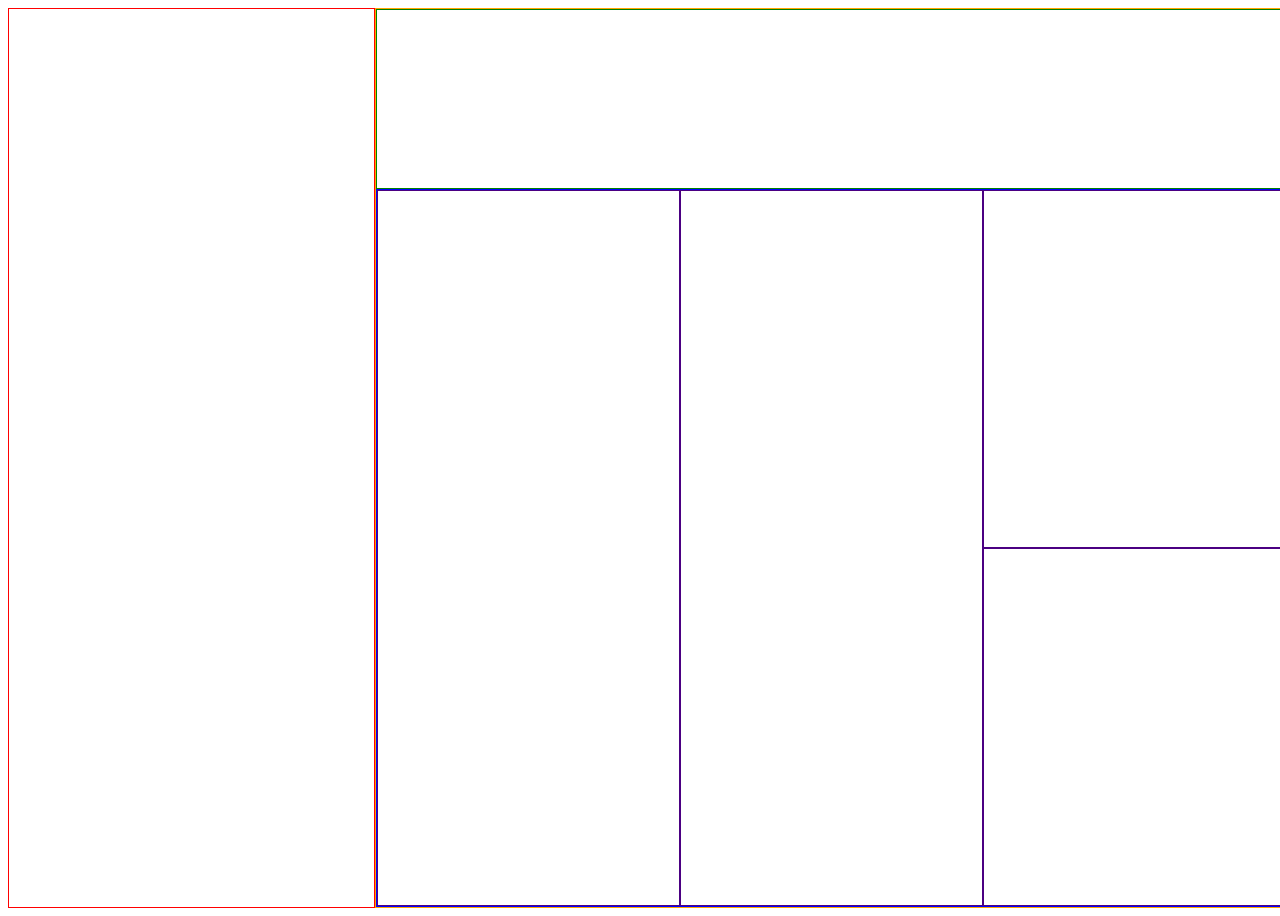
<file: 1/index.html>
<!DOCTYPE html>
<html lang="en">
<head>
    <meta charset="UTF-8">
    <meta http-equiv="X-UA-Compatible" content="IE=edge">
    <meta name="viewport" content="width=device-width, initial-scale=1.0">
    <link rel="stylesheet" href="style.css">
    <title>Dashboard</title>
</head>
<body>
    <div class="left-menu">

    </div>
    <div class="right-container">
        <div class="header">

        </div>
        <div class="main">
            <div class="vertical-content"></div>
            <div class="vertical-content"></div>
            <div class="announcements"></div>
            <div class="trending"></div>
        </div>
    </div>
    
</body>
</html>
</file>
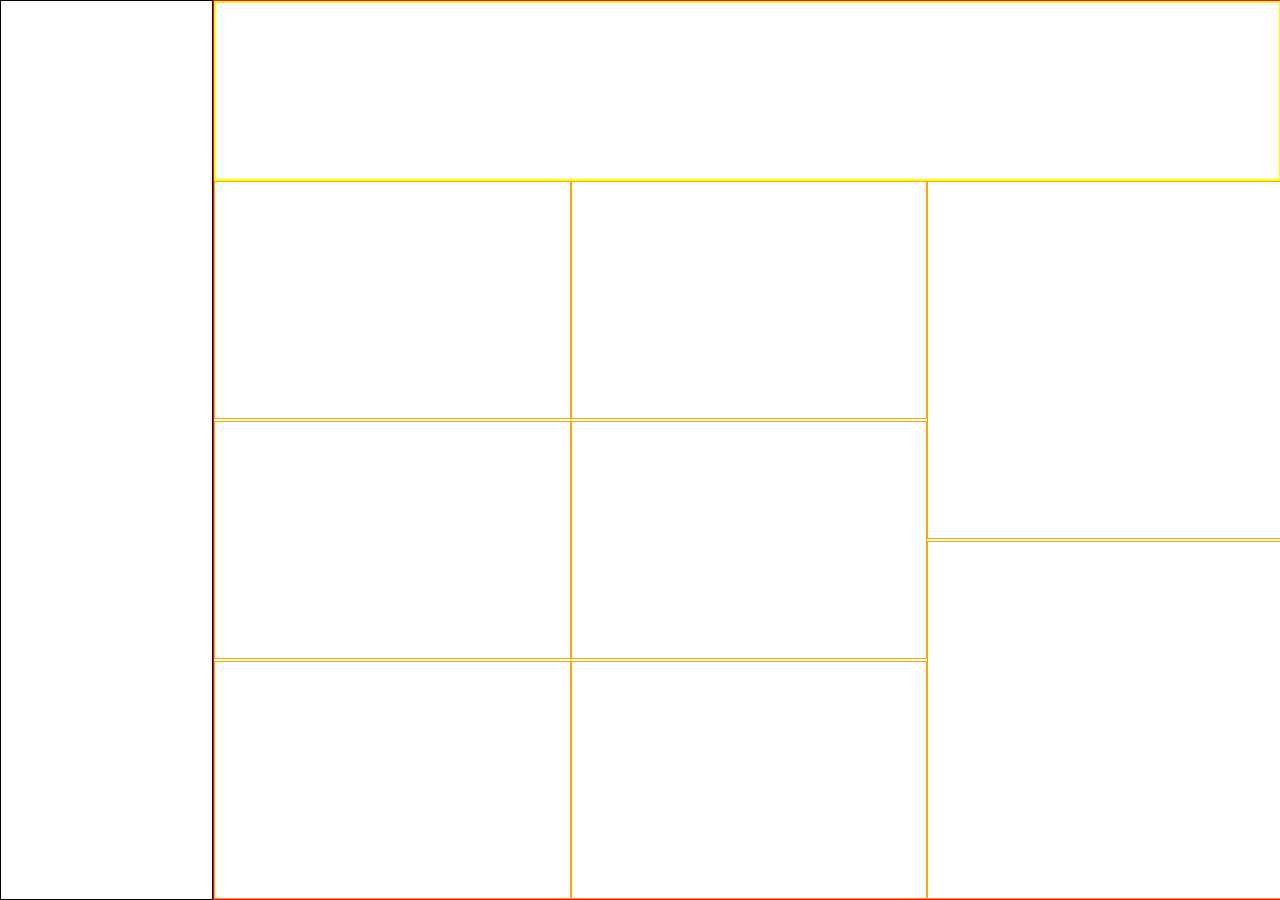
<file: 2/index.html>
<!DOCTYPE html>
<html lang="en">
<head>
    <meta charset="UTF-8">
    <meta http-equiv="X-UA-Compatible" content="IE=edge">
    <meta name="viewport" content="width=device-width, initial-scale=1.0">
    <link rel="stylesheet" href="style.css">
    <title>Dashboard</title>
</head>
<body>
    <div class="left-menu">

    </div>
    <div class="right-container">
        <div class="header">

        </div>
        <div class="main">
            <div class="content-box"></div>
            <div class="content-box"></div>
            <div class="content-box"></div>
            <div class="content-box"></div>
            <div class="content-box"></div>
            <div class="content-box"></div>
            <div class="announcements"></div>
            <div class="trending"></div>
        </div>
    </div>
    
</body>
</html>
</file>
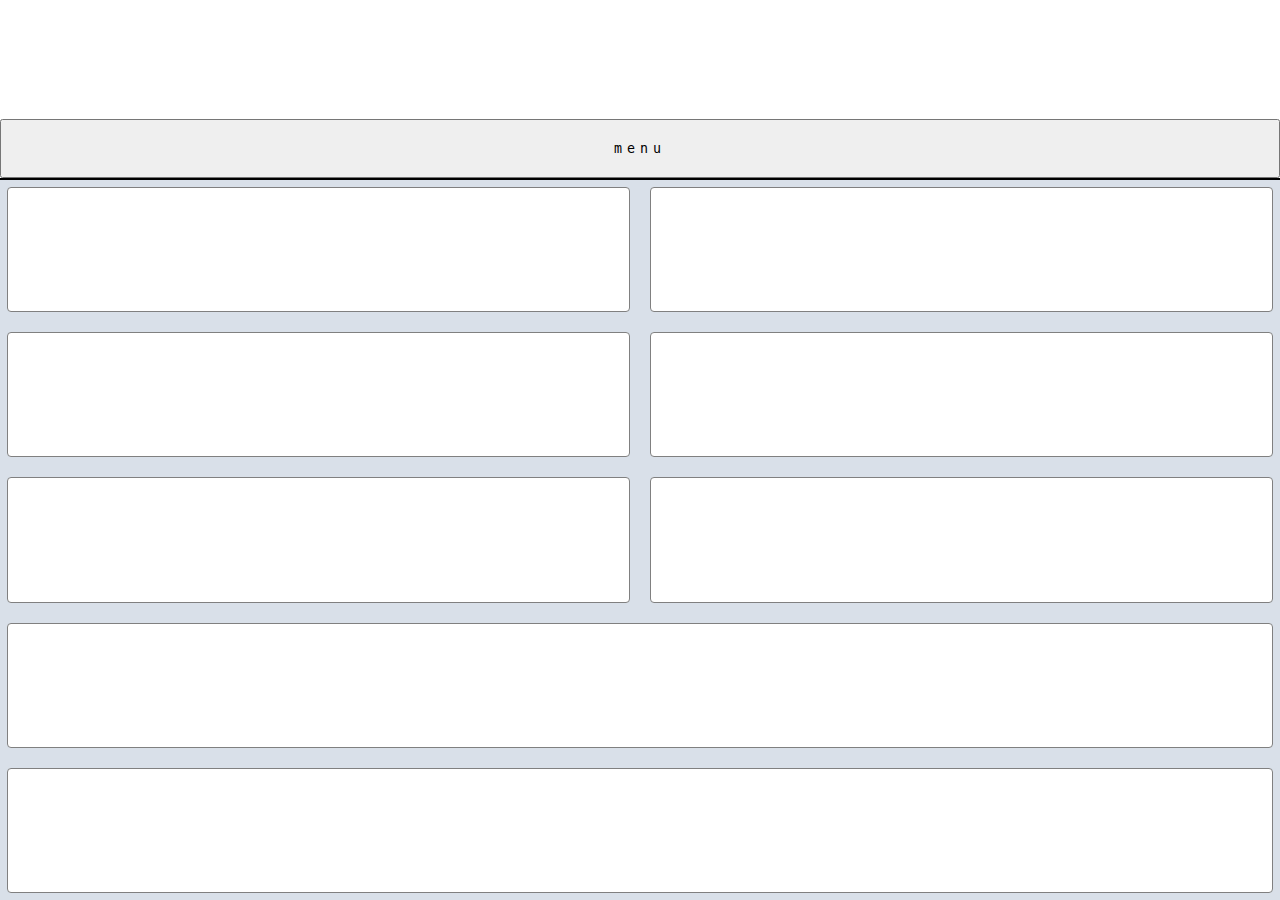
<file: 3/index.html>
<!DOCTYPE html>
<html lang="en">
<head>
    <meta charset="UTF-8">
    <meta http-equiv="X-UA-Compatible" content="IE=edge">
    <meta name="viewport" content="width=device-width, initial-scale=1.0">
    <link rel="stylesheet" href="style.css">
    <title>Dashboard</title>
</head>
<body>
    <div class="left-menu">

    </div>
    <div class="right-container">
        <div class="header">
            <button class="open-menu">
                menu
            </button>
            
        </div>
    
        
        <div class="main">
            <div id="drop-down-menu" class="dropped">
                <h3>Option 1</h3>
                <h3>Option 1</h3>
                <h3>Option 1</h3>
                <h3>Option 1</h3>
                <h3>Option 1</h3>
                <h3>Option 1</h3>
            </div>
            <div class="content-box"></div>
            <div class="content-box"></div>
            <div class="content-box"></div>
            <div class="content-box"></div>
            <div class="content-box"></div>
            <div class="content-box"></div>
            <div class="announcements"></div>
            <div class="trending"></div>
        </div>
    </div>

    <script src="main.js"></script>
</body>
</html>
</file>
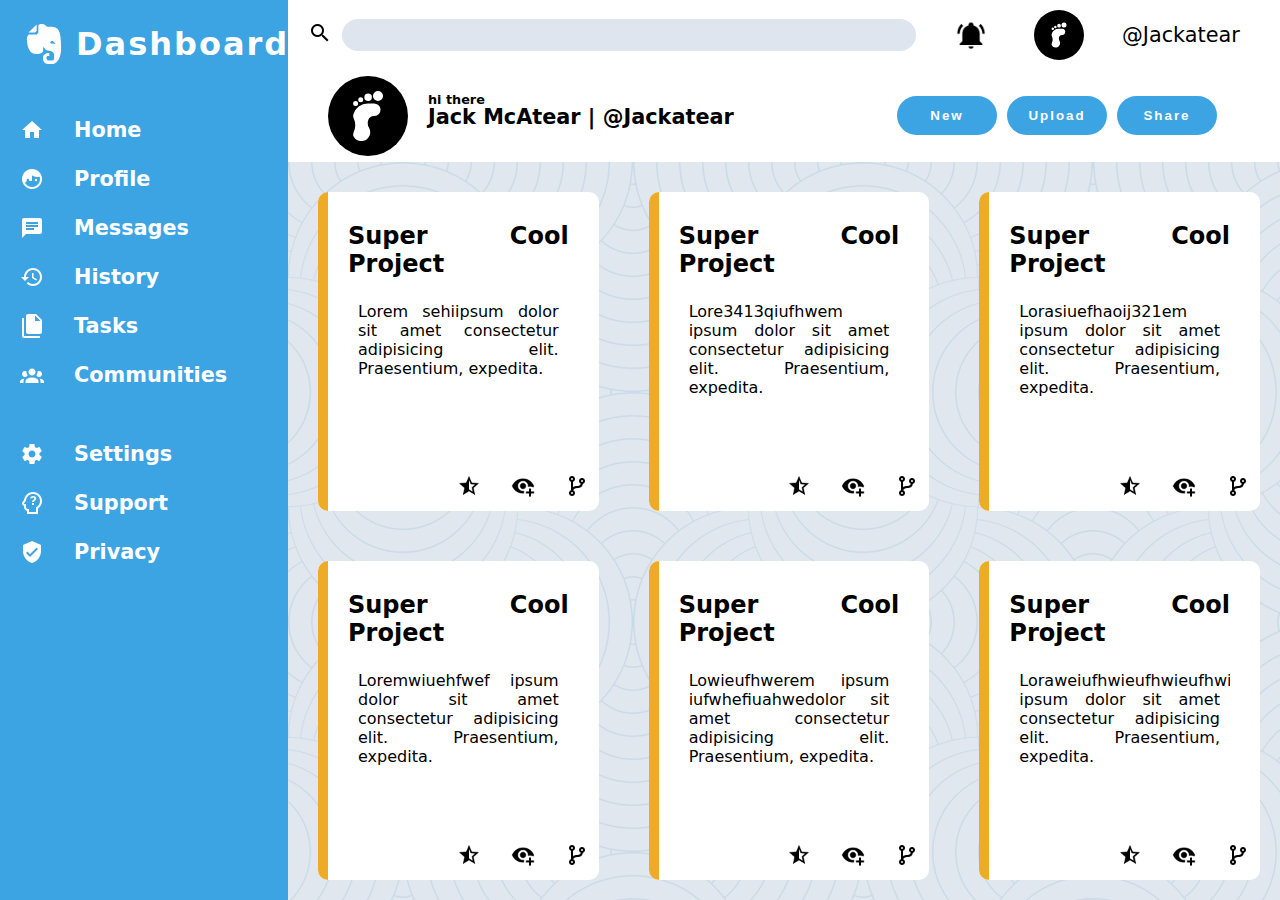
<file: full-sized-template/index.html>
<!DOCTYPE html>
<html lang="en">
<head>
    <meta charset="UTF-8">
    <meta http-equiv="X-UA-Compatible" content="IE=edge">
    <meta name="viewport" content="width=device-width, initial-scale=1.0">
    <link rel="stylesheet" href="style.css">
    <title>Full Page</title>
</head>
<body>
    <div class="web-template">
        <div class="sidebar">
            <div class="brand">
                <div class="logo"><svg xmlns="http://www.w3.org/2000/svg" viewBox="0 0 24 24" fill="white"><path d="M15.09,11.63C15.09,11.63 15.28,10.35 16,10.35C16.76,10.35 17.78,12.06 17.78,12.06C17.78,12.06 15.46,11.63 15.09,11.63M19,4.69C18.64,4.09 16.83,3.41 15.89,3.41C14.96,3.41 13.5,3.41 13.5,3.41C13.5,3.41 12.7,2 10.88,2C9.05,2 9.17,2.81 9.17,3.5V6.32L8.34,7.19H4.5C4.5,7.19 3.44,7.91 3.44,9.44C3.44,11 3.92,16.35 7.13,16.85C10.93,17.43 11.58,15.67 11.58,15.46C11.58,14.56 11.6,13.21 11.6,13.21C11.6,13.21 12.71,15.33 14.39,15.33C16.07,15.33 17.04,16.3 17.04,17.29C17.04,18.28 17.04,19.13 17.04,19.13C17.04,19.13 17,20.28 16,20.28C15,20.28 13.89,20.28 13.89,20.28C13.89,20.28 13.2,19.74 13.2,19C13.2,18.25 13.53,18.05 13.93,18.05C14.32,18.05 14.65,18.09 14.65,18.09V16.53C14.65,16.53 11.47,16.5 11.47,18.94C11.47,21.37 13.13,22 14.46,22C15.8,22 16.63,22 16.63,22C16.63,22 20.56,21.5 20.56,13.75C20.56,6 19.33,5.28 19,4.69M7.5,6.31H4.26L8.32,2.22V5.5L7.5,6.31Z"/></svg></div>
                <h1>Dashboard</h1>
            </div>

            <ul class="nav">
                <li class="navs">
                    <div class="icon home"><img src="./icons/home.png" alt=""></div>
                    <h4>Home</h4>
                </li>
                <li class="navs">
                    <div class="icon profile"><img src="./icons/face-man-profile.png" alt=""></div>
                    <h4>Profile</h4>
                </li>
                <li class="navs">
                    <div class="icon messages"><img src="./icons/message-text.png" alt=""></div>
                    <h4>Messages</h4>
                </li>
                <li class="navs">
                    <div class="icon history"><img src="./icons/history.png" alt=""></div>
                    <h4>History</h4>
                </li>
                <li class="navs">
                    <div class="icon tasks"><img src="./icons/file-multiple.png" alt=""></div>
                    <h4>Tasks</h4>
                </li>
                <li class="navs">
                    <div class="icon communities"><img src="./icons/account-group.png" alt=""></div>
                    <h4>Communities</h4>
                </li>
            </ul>

            <ul class="setting">
                <li class="settings">
                    <div class="icon settings"><img src="./icons/cog.png" alt=""></div>
                    <h4>Settings</h4>
                </li>
                <li class="settings">
                    <div class="icon support"><img src="./icons/head-question-outline.png" alt=""></div>
                    <h4>Support</h4>
                </li>
                <li class="settings">
                    <div class="icon privacy"><img src="./icons/shield-check.png" alt=""></div>
                    <h4>Privacy</h4>
                </li>
            </ul>
        </div>

        <div class="main-content">
            <header>
                <div class="top">
                    <form action="#">
                        <div class="magnify"><img src="./icons/magnify-black.png" alt=""></div>
                        <input class="search-bar" type="text">
                    </form>
                    <div class="right-buttons">
                        <div class="bell"><img src="./icons/bell-ring.png" alt=""></div>
                        <div class="profile-icon"><svg xmlns="http://www.w3.org/2000/svg"  fill="white" viewBox="0 0 24 24"><path d="M16 2A2 2 0 1 1 14 4A2 2 0 0 1 16 2M12.04 3A1.5 1.5 0 1 1 10.54 4.5A1.5 1.5 0 0 1 12.04 3M9.09 4.5A1 1 0 1 1 8.09 5.5A1 1 0 0 1 9.09 4.5M7.04 6A1 1 0 1 1 6.04 7A1 1 0 0 1 7.04 6M14.53 12A2.5 2.5 0 0 0 17 9.24A2.6 2.6 0 0 0 14.39 7H11.91A6 6 0 0 0 6.12 11.4A2 2 0 0 0 6.23 12.8A6.8 6.8 0 0 1 6.91 15.76A6.89 6.89 0 0 1 6.22 18.55A1.92 1.92 0 0 0 6.3 20.31A3.62 3.62 0 0 0 10.19 21.91A3.5 3.5 0 0 0 12.36 16.63A2.82 2.82 0 0 1 11.91 15S11.68 12 14.53 12Z"/></svg></div>
                        <div class="username">@Jackatear</div>
                    </div>
                </div>
                <div class="bottom">
                    <div class="big-profile">
                        <div class="profile-icon"><svg xmlns="http://www.w3.org/2000/svg"  fill="white" viewBox="0 0 24 24"><path d="M16 2A2 2 0 1 1 14 4A2 2 0 0 1 16 2M12.04 3A1.5 1.5 0 1 1 10.54 4.5A1.5 1.5 0 0 1 12.04 3M9.09 4.5A1 1 0 1 1 8.09 5.5A1 1 0 0 1 9.09 4.5M7.04 6A1 1 0 1 1 6.04 7A1 1 0 0 1 7.04 6M14.53 12A2.5 2.5 0 0 0 17 9.24A2.6 2.6 0 0 0 14.39 7H11.91A6 6 0 0 0 6.12 11.4A2 2 0 0 0 6.23 12.8A6.8 6.8 0 0 1 6.91 15.76A6.89 6.89 0 0 1 6.22 18.55A1.92 1.92 0 0 0 6.3 20.31A3.62 3.62 0 0 0 10.19 21.91A3.5 3.5 0 0 0 12.36 16.63A2.82 2.82 0 0 1 11.91 15S11.68 12 14.53 12Z"/></svg></div>
                        <div class="username">Jack McAtear | @Jackatear </div>
                    </div>
                    <div class="post-buttons">
                        <button class="new">New</button>
                        <button class="upload">Upload</button>
                        <button class="share">Share</button>
                    </div>
                </div>
            </header>
            

            <div class="contents">
                <div class="grid-body">
                    <div class="content-box">
                        <h4>Super Cool Project</h4>
                        <p>Lorem sehiipsum dolor sit amet consectetur adipisicing elit. Praesentium, expedita.</p>
                        <div class="act"><img src="./icons/star-half-full.png" alt=""><img src="./icons/eye-plus.png" alt=""><img src="./icons/source-branch.png" alt=""></div>
                    </div>
                    <div class="content-box">
                        <h4>Super Cool Project</h4>
                        <p>Lore3413qiufhwem ipsum dolor sit amet consectetur adipisicing elit. Praesentium, expedita.</p>
                        <div class="act"><img src="./icons/star-half-full.png" alt=""><img src="./icons/eye-plus.png" alt=""><img src="./icons/source-branch.png" alt=""></div>

                    </div>
                    <div class="content-box">
                        <h4>Super Cool Project</h4>
                        <p>Lorasiuefhaoij321em ipsum dolor sit amet consectetur adipisicing elit. Praesentium, expedita.</p>
                        <div class="act"><img src="./icons/star-half-full.png" alt=""><img src="./icons/eye-plus.png" alt=""><img src="./icons/source-branch.png" alt=""></div>

                    </div>
                    <div class="content-box">
                        <h4>Super Cool Project</h4>
                        <p>Loremwiuehfwef ipsum dolor sit amet consectetur adipisicing elit. Praesentium, expedita.</p>
                        <div class="act"><img src="./icons/star-half-full.png" alt=""><img src="./icons/eye-plus.png" alt=""><img src="./icons/source-branch.png" alt=""></div>

                    </div>
                    <div class="content-box">
                        <h4>Super Cool Project</h4>
                        <p>Lowieufhwerem ipsum iufwhefiuahwedolor sit amet consectetur adipisicing elit. Praesentium, expedita.</p>
                        <div class="act"><img src="./icons/star-half-full.png" alt=""><img src="./icons/eye-plus.png" alt=""><img src="./icons/source-branch.png" alt=""></div>

                    </div>
                    <div class="content-box">
                        <h4>Super Cool Project</h4>
                        <p>Loraweiufhwieufhwieufhwiuwehfwiuefhweiuheieufhaseiuem ipsum dolor sit amet consectetur adipisicing elit. Praesentium, expedita.</p>
                        <div class="act"><img src="./icons/star-half-full.png" alt=""><img src="./icons/eye-plus.png" alt=""><img src="./icons/source-branch.png" alt=""></div>

                    </div>
                </div>

                <div class="grid-right">
                    <div class="ann"></div>
                    <div class="trending"></div>
                </div>
            </div>
        </div>




    </div>
</body>
</file>
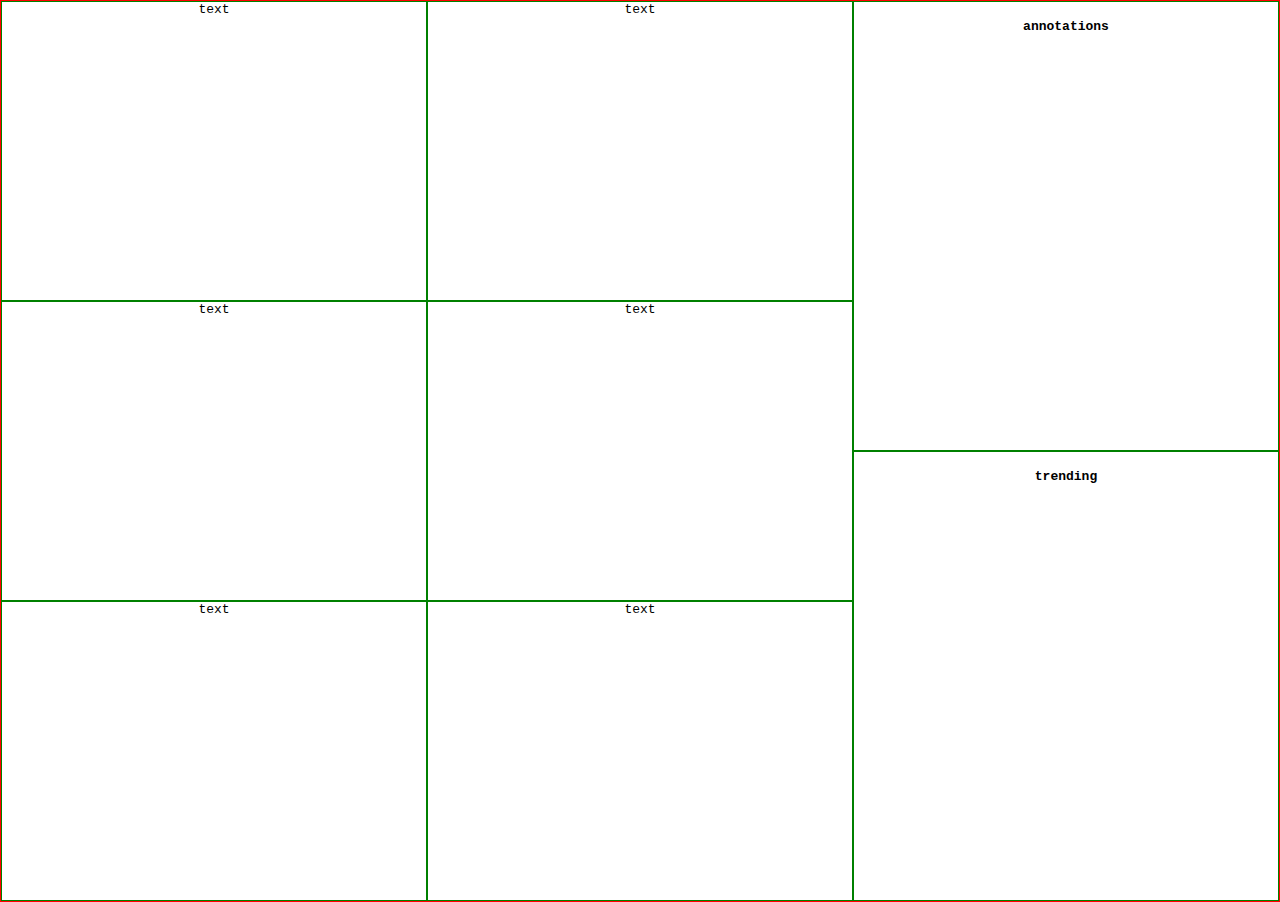
<file: practice/index.html>
<!DOCTYPE html>
<html lang="en">
<head>
    <meta charset="UTF-8">
    <meta http-equiv="X-UA-Compatible" content="IE=edge">
    <meta name="viewport" content="width=device-width, initial-scale=1.0">
    <link rel="stylesheet" href="style.css">
    <title>responsive grid</title>
</head>
<body>
    <div class="container">
        <div class="content">text</div>
        <div class="content">text</div>
        <div class="content">text</div>
        <div class="content">text</div>
        <div class="content">text</div>
        <div class="content">text</div>
        <div class="ann"><h4>annotations</h1></div>
        <div class="trending"><h4>trending</h1></div>

    </div>
    
</body>
</html>
</file>
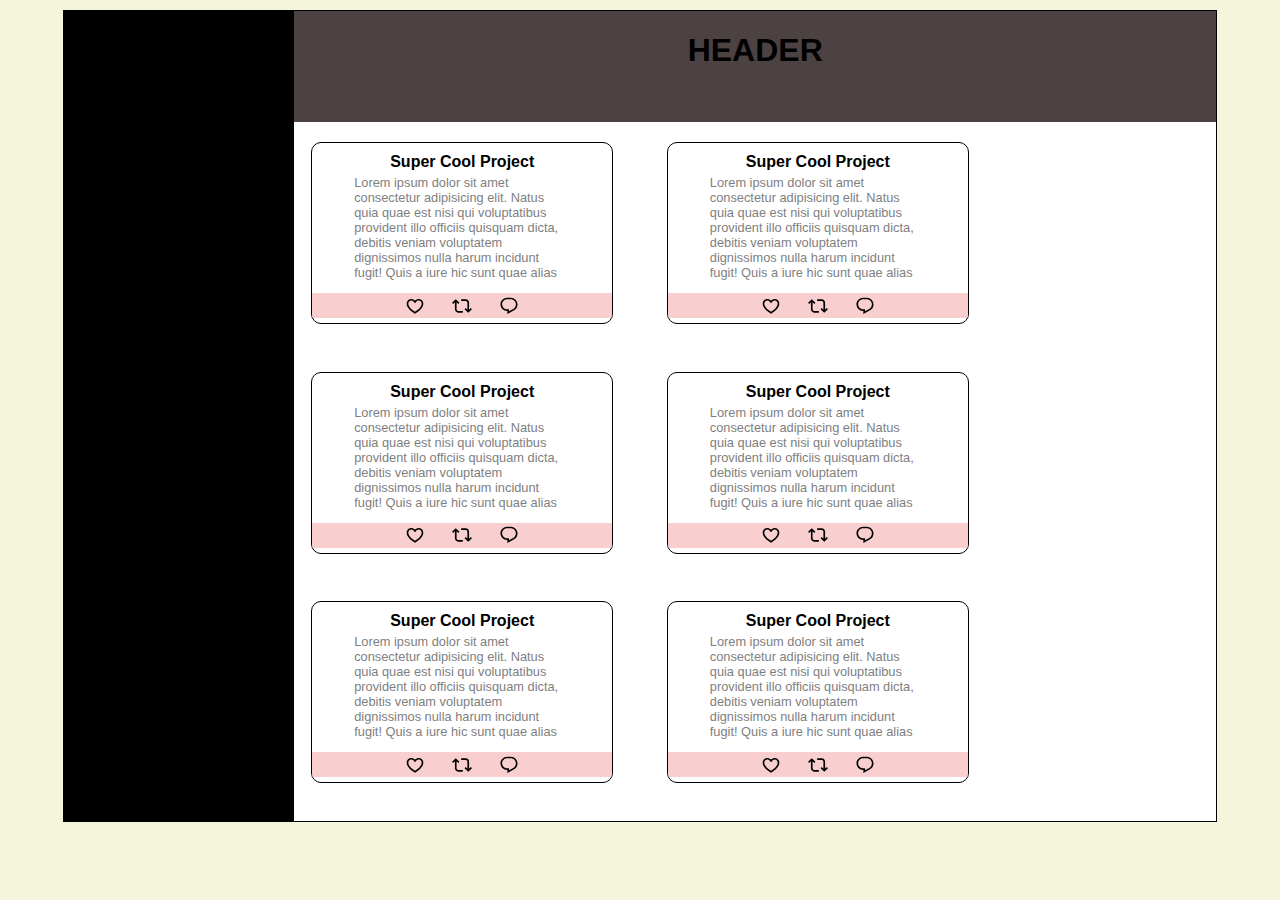
<file: practice/body-with-grid/index.html>
<!DOCTYPE html>
<html lang="en">
<head>
    <meta charset="UTF-8">
    <meta http-equiv="X-UA-Compatible" content="IE=edge">
    <meta name="viewport" content="width=device-width, initial-scale=1.0">
    <link rel="stylesheet" href="style.css">
    <title>Center Grid</title>
</head>
<body>
    <div class="left-banner">

    </div>

    <div class="right">
        <header>
            <h1>HEADER</h1>
        </header>
        <div class="grids">
            
        </div>
        <div class="grid-body">
            <div class="container">
                <div class="text-box">
                    <h5>Super Cool Project</h5>
                    <p>Lorem ipsum dolor sit amet consectetur adipisicing elit. Natus quia quae est nisi qui voluptatibus provident illo officiis quisquam dicta, debitis veniam voluptatem dignissimos nulla harum incidunt fugit! Quis a iure hic sunt quae alias ipsam natus consectetur error reprehenderit.</p>
                </div>
                <div class="buttons">
                    <div class="bt like">
                        <svg viewBox="0 0 24 24" aria-hidden="true" class="r-4qtqp9 r-yyyyoo r-1xvli5t r-dnmrzs r-bnwqim r-1plcrui r-lrvibr r-1hdv0qi">
                            <g><path d="M16.697 5.5c-1.222-.06-2.679.51-3.89 2.16l-.805 1.09-.806-1.09C9.984 6.01 8.526 5.44 7.304 5.5c-1.243.07-2.349.78-2.91 1.91-.552 1.12-.633 2.78.479 4.82 1.074 1.97 3.257 4.27 7.129 6.61 3.87-2.34 6.052-4.64 7.126-6.61 1.111-2.04 1.03-3.7.477-4.82-.561-1.13-1.666-1.84-2.908-1.91zm4.187 7.69c-1.351 2.48-4.001 5.12-8.379 7.67l-.503.3-.504-.3c-4.379-2.55-7.029-5.19-8.382-7.67-1.36-2.5-1.41-4.86-.514-6.67.887-1.79 2.647-2.91 4.601-3.01 1.651-.09 3.368.56 4.798 2.01 1.429-1.45 3.146-2.1 4.796-2.01 1.954.1 3.714 1.22 4.601 3.01.896 1.81.846 4.17-.514 6.67z"></path></g>
                        </svg>
                    </div>
                    <div class="bt share">
                        <svg viewBox="0 0 24 24" aria-hidden="true" class="r-4qtqp9 r-yyyyoo r-1xvli5t r-dnmrzs r-bnwqim r-1plcrui r-lrvibr r-1hdv0qi"><g><path d="M4.5 3.88l4.432 4.14-1.364 1.46L5.5 7.55V16c0 1.1.896 2 2 2H13v2H7.5c-2.209 0-4-1.79-4-4V7.55L1.432 9.48.068 8.02 4.5 3.88zM16.5 6H11V4h5.5c2.209 0 4 1.79 4 4v8.45l2.068-1.93 1.364 1.46-4.432 4.14-4.432-4.14 1.364-1.46 2.068 1.93V8c0-1.1-.896-2-2-2z"></path></g></svg>
                    </div>
                    <div class="bt comment">
                        <svg viewBox="0 0 24 24" aria-hidden="true" class="r-4qtqp9 r-yyyyoo r-1xvli5t r-dnmrzs r-bnwqim r-1plcrui r-lrvibr r-1hdv0qi"><g><path d="M1.751 10c0-4.42 3.584-8 8.005-8h4.366c4.49 0 8.129 3.64 8.129 8.13 0 2.96-1.607 5.68-4.196 7.11l-8.054 4.46v-3.69h-.067c-4.49.1-8.183-3.51-8.183-8.01zm8.005-6c-3.317 0-6.005 2.69-6.005 6 0 3.37 2.77 6.08 6.138 6.01l.351-.01h1.761v2.3l5.087-2.81c1.951-1.08 3.163-3.13 3.163-5.36 0-3.39-2.744-6.13-6.129-6.13H9.756z"></path></g></svg>
                    </div>
                </div>        
            </div>

            <div class="container">
                <div class="text-box">
                    <h5>Super Cool Project</h5>
                    <p>Lorem ipsum dolor sit amet consectetur adipisicing elit. Natus quia quae est nisi qui voluptatibus provident illo officiis quisquam dicta, debitis veniam voluptatem dignissimos nulla harum incidunt fugit! Quis a iure hic sunt quae alias ipsam natus consectetur error reprehenderit.</p>
                </div>
                <div class="buttons">
                    <div class="bt like">
                        <svg viewBox="0 0 24 24" aria-hidden="true" class="r-4qtqp9 r-yyyyoo r-1xvli5t r-dnmrzs r-bnwqim r-1plcrui r-lrvibr r-1hdv0qi">
                            <g><path d="M16.697 5.5c-1.222-.06-2.679.51-3.89 2.16l-.805 1.09-.806-1.09C9.984 6.01 8.526 5.44 7.304 5.5c-1.243.07-2.349.78-2.91 1.91-.552 1.12-.633 2.78.479 4.82 1.074 1.97 3.257 4.27 7.129 6.61 3.87-2.34 6.052-4.64 7.126-6.61 1.111-2.04 1.03-3.7.477-4.82-.561-1.13-1.666-1.84-2.908-1.91zm4.187 7.69c-1.351 2.48-4.001 5.12-8.379 7.67l-.503.3-.504-.3c-4.379-2.55-7.029-5.19-8.382-7.67-1.36-2.5-1.41-4.86-.514-6.67.887-1.79 2.647-2.91 4.601-3.01 1.651-.09 3.368.56 4.798 2.01 1.429-1.45 3.146-2.1 4.796-2.01 1.954.1 3.714 1.22 4.601 3.01.896 1.81.846 4.17-.514 6.67z"></path></g>
                        </svg>
                    </div>
                    <div class="bt share">
                        <svg viewBox="0 0 24 24" aria-hidden="true" class="r-4qtqp9 r-yyyyoo r-1xvli5t r-dnmrzs r-bnwqim r-1plcrui r-lrvibr r-1hdv0qi"><g><path d="M4.5 3.88l4.432 4.14-1.364 1.46L5.5 7.55V16c0 1.1.896 2 2 2H13v2H7.5c-2.209 0-4-1.79-4-4V7.55L1.432 9.48.068 8.02 4.5 3.88zM16.5 6H11V4h5.5c2.209 0 4 1.79 4 4v8.45l2.068-1.93 1.364 1.46-4.432 4.14-4.432-4.14 1.364-1.46 2.068 1.93V8c0-1.1-.896-2-2-2z"></path></g></svg>
                    </div>
                    <div class="bt comment">
                        <svg viewBox="0 0 24 24" aria-hidden="true" class="r-4qtqp9 r-yyyyoo r-1xvli5t r-dnmrzs r-bnwqim r-1plcrui r-lrvibr r-1hdv0qi"><g><path d="M1.751 10c0-4.42 3.584-8 8.005-8h4.366c4.49 0 8.129 3.64 8.129 8.13 0 2.96-1.607 5.68-4.196 7.11l-8.054 4.46v-3.69h-.067c-4.49.1-8.183-3.51-8.183-8.01zm8.005-6c-3.317 0-6.005 2.69-6.005 6 0 3.37 2.77 6.08 6.138 6.01l.351-.01h1.761v2.3l5.087-2.81c1.951-1.08 3.163-3.13 3.163-5.36 0-3.39-2.744-6.13-6.129-6.13H9.756z"></path></g></svg>
                    </div>
                </div>        
            </div>
    
            <div class="container">
                <div class="text-box">
                    <h5>Super Cool Project</h5>
                    <p>Lorem ipsum dolor sit amet consectetur adipisicing elit. Natus quia quae est nisi qui voluptatibus provident illo officiis quisquam dicta, debitis veniam voluptatem dignissimos nulla harum incidunt fugit! Quis a iure hic sunt quae alias ipsam natus consectetur error reprehenderit.</p>
                </div>
                <div class="buttons">
                    <div class="bt like">
                        <svg viewBox="0 0 24 24" aria-hidden="true" class="r-4qtqp9 r-yyyyoo r-1xvli5t r-dnmrzs r-bnwqim r-1plcrui r-lrvibr r-1hdv0qi">
                            <g><path d="M16.697 5.5c-1.222-.06-2.679.51-3.89 2.16l-.805 1.09-.806-1.09C9.984 6.01 8.526 5.44 7.304 5.5c-1.243.07-2.349.78-2.91 1.91-.552 1.12-.633 2.78.479 4.82 1.074 1.97 3.257 4.27 7.129 6.61 3.87-2.34 6.052-4.64 7.126-6.61 1.111-2.04 1.03-3.7.477-4.82-.561-1.13-1.666-1.84-2.908-1.91zm4.187 7.69c-1.351 2.48-4.001 5.12-8.379 7.67l-.503.3-.504-.3c-4.379-2.55-7.029-5.19-8.382-7.67-1.36-2.5-1.41-4.86-.514-6.67.887-1.79 2.647-2.91 4.601-3.01 1.651-.09 3.368.56 4.798 2.01 1.429-1.45 3.146-2.1 4.796-2.01 1.954.1 3.714 1.22 4.601 3.01.896 1.81.846 4.17-.514 6.67z"></path></g>
                        </svg>
                    </div>
                    <div class="bt share">
                        <svg viewBox="0 0 24 24" aria-hidden="true" class="r-4qtqp9 r-yyyyoo r-1xvli5t r-dnmrzs r-bnwqim r-1plcrui r-lrvibr r-1hdv0qi"><g><path d="M4.5 3.88l4.432 4.14-1.364 1.46L5.5 7.55V16c0 1.1.896 2 2 2H13v2H7.5c-2.209 0-4-1.79-4-4V7.55L1.432 9.48.068 8.02 4.5 3.88zM16.5 6H11V4h5.5c2.209 0 4 1.79 4 4v8.45l2.068-1.93 1.364 1.46-4.432 4.14-4.432-4.14 1.364-1.46 2.068 1.93V8c0-1.1-.896-2-2-2z"></path></g></svg>
                    </div>
                    <div class="bt comment">
                        <svg viewBox="0 0 24 24" aria-hidden="true" class="r-4qtqp9 r-yyyyoo r-1xvli5t r-dnmrzs r-bnwqim r-1plcrui r-lrvibr r-1hdv0qi"><g><path d="M1.751 10c0-4.42 3.584-8 8.005-8h4.366c4.49 0 8.129 3.64 8.129 8.13 0 2.96-1.607 5.68-4.196 7.11l-8.054 4.46v-3.69h-.067c-4.49.1-8.183-3.51-8.183-8.01zm8.005-6c-3.317 0-6.005 2.69-6.005 6 0 3.37 2.77 6.08 6.138 6.01l.351-.01h1.761v2.3l5.087-2.81c1.951-1.08 3.163-3.13 3.163-5.36 0-3.39-2.744-6.13-6.129-6.13H9.756z"></path></g></svg>
                    </div>
                </div>        
            </div>
    
            <div class="container">
                <div class="text-box">
                    <h5>Super Cool Project</h5>
                    <p>Lorem ipsum dolor sit amet consectetur adipisicing elit. Natus quia quae est nisi qui voluptatibus provident illo officiis quisquam dicta, debitis veniam voluptatem dignissimos nulla harum incidunt fugit! Quis a iure hic sunt quae alias ipsam natus consectetur error reprehenderit.</p>
                </div>
                <div class="buttons">
                    <div class="bt like">
                        <svg viewBox="0 0 24 24" aria-hidden="true" class="r-4qtqp9 r-yyyyoo r-1xvli5t r-dnmrzs r-bnwqim r-1plcrui r-lrvibr r-1hdv0qi">
                            <g><path d="M16.697 5.5c-1.222-.06-2.679.51-3.89 2.16l-.805 1.09-.806-1.09C9.984 6.01 8.526 5.44 7.304 5.5c-1.243.07-2.349.78-2.91 1.91-.552 1.12-.633 2.78.479 4.82 1.074 1.97 3.257 4.27 7.129 6.61 3.87-2.34 6.052-4.64 7.126-6.61 1.111-2.04 1.03-3.7.477-4.82-.561-1.13-1.666-1.84-2.908-1.91zm4.187 7.69c-1.351 2.48-4.001 5.12-8.379 7.67l-.503.3-.504-.3c-4.379-2.55-7.029-5.19-8.382-7.67-1.36-2.5-1.41-4.86-.514-6.67.887-1.79 2.647-2.91 4.601-3.01 1.651-.09 3.368.56 4.798 2.01 1.429-1.45 3.146-2.1 4.796-2.01 1.954.1 3.714 1.22 4.601 3.01.896 1.81.846 4.17-.514 6.67z"></path></g>
                        </svg>
                    </div>
                    <div class="bt share">
                        <svg viewBox="0 0 24 24" aria-hidden="true" class="r-4qtqp9 r-yyyyoo r-1xvli5t r-dnmrzs r-bnwqim r-1plcrui r-lrvibr r-1hdv0qi"><g><path d="M4.5 3.88l4.432 4.14-1.364 1.46L5.5 7.55V16c0 1.1.896 2 2 2H13v2H7.5c-2.209 0-4-1.79-4-4V7.55L1.432 9.48.068 8.02 4.5 3.88zM16.5 6H11V4h5.5c2.209 0 4 1.79 4 4v8.45l2.068-1.93 1.364 1.46-4.432 4.14-4.432-4.14 1.364-1.46 2.068 1.93V8c0-1.1-.896-2-2-2z"></path></g></svg>
                    </div>
                    <div class="bt comment">
                        <svg viewBox="0 0 24 24" aria-hidden="true" class="r-4qtqp9 r-yyyyoo r-1xvli5t r-dnmrzs r-bnwqim r-1plcrui r-lrvibr r-1hdv0qi"><g><path d="M1.751 10c0-4.42 3.584-8 8.005-8h4.366c4.49 0 8.129 3.64 8.129 8.13 0 2.96-1.607 5.68-4.196 7.11l-8.054 4.46v-3.69h-.067c-4.49.1-8.183-3.51-8.183-8.01zm8.005-6c-3.317 0-6.005 2.69-6.005 6 0 3.37 2.77 6.08 6.138 6.01l.351-.01h1.761v2.3l5.087-2.81c1.951-1.08 3.163-3.13 3.163-5.36 0-3.39-2.744-6.13-6.129-6.13H9.756z"></path></g></svg>
                    </div>
                </div>        
            </div>
    
            <div class="container">
                <div class="text-box">
                    <h5>Super Cool Project</h5>
                    <p>Lorem ipsum dolor sit amet consectetur adipisicing elit. Natus quia quae est nisi qui voluptatibus provident illo officiis quisquam dicta, debitis veniam voluptatem dignissimos nulla harum incidunt fugit! Quis a iure hic sunt quae alias ipsam natus consectetur error reprehenderit.</p>
                </div>
                <div class="buttons">
                    <div class="bt like">
                        <svg viewBox="0 0 24 24" aria-hidden="true" class="r-4qtqp9 r-yyyyoo r-1xvli5t r-dnmrzs r-bnwqim r-1plcrui r-lrvibr r-1hdv0qi">
                            <g><path d="M16.697 5.5c-1.222-.06-2.679.51-3.89 2.16l-.805 1.09-.806-1.09C9.984 6.01 8.526 5.44 7.304 5.5c-1.243.07-2.349.78-2.91 1.91-.552 1.12-.633 2.78.479 4.82 1.074 1.97 3.257 4.27 7.129 6.61 3.87-2.34 6.052-4.64 7.126-6.61 1.111-2.04 1.03-3.7.477-4.82-.561-1.13-1.666-1.84-2.908-1.91zm4.187 7.69c-1.351 2.48-4.001 5.12-8.379 7.67l-.503.3-.504-.3c-4.379-2.55-7.029-5.19-8.382-7.67-1.36-2.5-1.41-4.86-.514-6.67.887-1.79 2.647-2.91 4.601-3.01 1.651-.09 3.368.56 4.798 2.01 1.429-1.45 3.146-2.1 4.796-2.01 1.954.1 3.714 1.22 4.601 3.01.896 1.81.846 4.17-.514 6.67z"></path></g>
                        </svg>
                    </div>
                    <div class="bt share">
                        <svg viewBox="0 0 24 24" aria-hidden="true" class="r-4qtqp9 r-yyyyoo r-1xvli5t r-dnmrzs r-bnwqim r-1plcrui r-lrvibr r-1hdv0qi"><g><path d="M4.5 3.88l4.432 4.14-1.364 1.46L5.5 7.55V16c0 1.1.896 2 2 2H13v2H7.5c-2.209 0-4-1.79-4-4V7.55L1.432 9.48.068 8.02 4.5 3.88zM16.5 6H11V4h5.5c2.209 0 4 1.79 4 4v8.45l2.068-1.93 1.364 1.46-4.432 4.14-4.432-4.14 1.364-1.46 2.068 1.93V8c0-1.1-.896-2-2-2z"></path></g></svg>
                    </div>
                    <div class="bt comment">
                        <svg viewBox="0 0 24 24" aria-hidden="true" class="r-4qtqp9 r-yyyyoo r-1xvli5t r-dnmrzs r-bnwqim r-1plcrui r-lrvibr r-1hdv0qi"><g><path d="M1.751 10c0-4.42 3.584-8 8.005-8h4.366c4.49 0 8.129 3.64 8.129 8.13 0 2.96-1.607 5.68-4.196 7.11l-8.054 4.46v-3.69h-.067c-4.49.1-8.183-3.51-8.183-8.01zm8.005-6c-3.317 0-6.005 2.69-6.005 6 0 3.37 2.77 6.08 6.138 6.01l.351-.01h1.761v2.3l5.087-2.81c1.951-1.08 3.163-3.13 3.163-5.36 0-3.39-2.744-6.13-6.129-6.13H9.756z"></path></g></svg>
                    </div>
                </div>        
            </div>
    
            <div class="container">
                <div class="text-box">
                    <h5>Super Cool Project</h5>
                    <p>Lorem ipsum dolor sit amet consectetur adipisicing elit. Natus quia quae est nisi qui voluptatibus provident illo officiis quisquam dicta, debitis veniam voluptatem dignissimos nulla harum incidunt fugit! Quis a iure hic sunt quae alias ipsam natus consectetur error reprehenderit.</p>
                </div>
                <div class="buttons">
                    <div class="bt like">
                        <svg viewBox="0 0 24 24" aria-hidden="true" class="r-4qtqp9 r-yyyyoo r-1xvli5t r-dnmrzs r-bnwqim r-1plcrui r-lrvibr r-1hdv0qi">
                            <g><path d="M16.697 5.5c-1.222-.06-2.679.51-3.89 2.16l-.805 1.09-.806-1.09C9.984 6.01 8.526 5.44 7.304 5.5c-1.243.07-2.349.78-2.91 1.91-.552 1.12-.633 2.78.479 4.82 1.074 1.97 3.257 4.27 7.129 6.61 3.87-2.34 6.052-4.64 7.126-6.61 1.111-2.04 1.03-3.7.477-4.82-.561-1.13-1.666-1.84-2.908-1.91zm4.187 7.69c-1.351 2.48-4.001 5.12-8.379 7.67l-.503.3-.504-.3c-4.379-2.55-7.029-5.19-8.382-7.67-1.36-2.5-1.41-4.86-.514-6.67.887-1.79 2.647-2.91 4.601-3.01 1.651-.09 3.368.56 4.798 2.01 1.429-1.45 3.146-2.1 4.796-2.01 1.954.1 3.714 1.22 4.601 3.01.896 1.81.846 4.17-.514 6.67z"></path></g>
                        </svg>
                    </div>
                    <div class="bt share">
                        <svg viewBox="0 0 24 24" aria-hidden="true" class="r-4qtqp9 r-yyyyoo r-1xvli5t r-dnmrzs r-bnwqim r-1plcrui r-lrvibr r-1hdv0qi"><g><path d="M4.5 3.88l4.432 4.14-1.364 1.46L5.5 7.55V16c0 1.1.896 2 2 2H13v2H7.5c-2.209 0-4-1.79-4-4V7.55L1.432 9.48.068 8.02 4.5 3.88zM16.5 6H11V4h5.5c2.209 0 4 1.79 4 4v8.45l2.068-1.93 1.364 1.46-4.432 4.14-4.432-4.14 1.364-1.46 2.068 1.93V8c0-1.1-.896-2-2-2z"></path></g></svg>
                    </div>
                    <div class="bt comment">
                        <svg viewBox="0 0 24 24" aria-hidden="true" class="r-4qtqp9 r-yyyyoo r-1xvli5t r-dnmrzs r-bnwqim r-1plcrui r-lrvibr r-1hdv0qi"><g><path d="M1.751 10c0-4.42 3.584-8 8.005-8h4.366c4.49 0 8.129 3.64 8.129 8.13 0 2.96-1.607 5.68-4.196 7.11l-8.054 4.46v-3.69h-.067c-4.49.1-8.183-3.51-8.183-8.01zm8.005-6c-3.317 0-6.005 2.69-6.005 6 0 3.37 2.77 6.08 6.138 6.01l.351-.01h1.761v2.3l5.087-2.81c1.951-1.08 3.163-3.13 3.163-5.36 0-3.39-2.744-6.13-6.129-6.13H9.756z"></path></g></svg>
                    </div>
                </div>        
            </div>
        </div>
        <div class="second-grid"></div>
    </div>


    
</body>
</html>
</file>
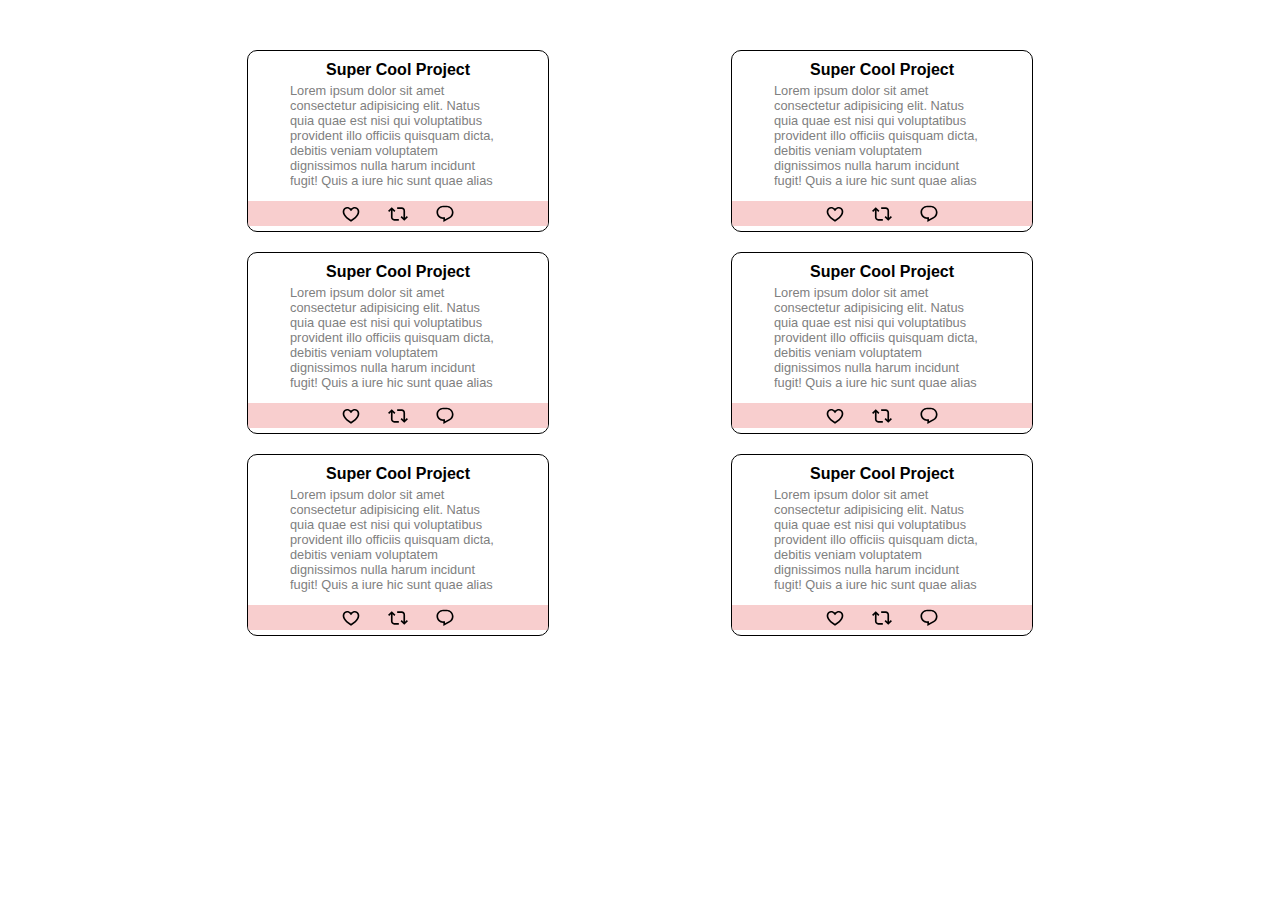
<file: practice/center-grid/index.html>
<!DOCTYPE html>
<html lang="en">
<head>
    <meta charset="UTF-8">
    <meta http-equiv="X-UA-Compatible" content="IE=edge">
    <meta name="viewport" content="width=device-width, initial-scale=1.0">
    <link rel="stylesheet" href="style.css">
    <title>Center Grid</title>
</head>
<body>
    <div class="grid-body">
        <div class="container">
            <div class="text-box">
                <h5>Super Cool Project</h5>
                <p>Lorem ipsum dolor sit amet consectetur adipisicing elit. Natus quia quae est nisi qui voluptatibus provident illo officiis quisquam dicta, debitis veniam voluptatem dignissimos nulla harum incidunt fugit! Quis a iure hic sunt quae alias ipsam natus consectetur error reprehenderit.</p>
            </div>
            <div class="buttons">
                <div class="bt like">
                    <svg viewBox="0 0 24 24" aria-hidden="true" class="r-4qtqp9 r-yyyyoo r-1xvli5t r-dnmrzs r-bnwqim r-1plcrui r-lrvibr r-1hdv0qi">
                        <g><path d="M16.697 5.5c-1.222-.06-2.679.51-3.89 2.16l-.805 1.09-.806-1.09C9.984 6.01 8.526 5.44 7.304 5.5c-1.243.07-2.349.78-2.91 1.91-.552 1.12-.633 2.78.479 4.82 1.074 1.97 3.257 4.27 7.129 6.61 3.87-2.34 6.052-4.64 7.126-6.61 1.111-2.04 1.03-3.7.477-4.82-.561-1.13-1.666-1.84-2.908-1.91zm4.187 7.69c-1.351 2.48-4.001 5.12-8.379 7.67l-.503.3-.504-.3c-4.379-2.55-7.029-5.19-8.382-7.67-1.36-2.5-1.41-4.86-.514-6.67.887-1.79 2.647-2.91 4.601-3.01 1.651-.09 3.368.56 4.798 2.01 1.429-1.45 3.146-2.1 4.796-2.01 1.954.1 3.714 1.22 4.601 3.01.896 1.81.846 4.17-.514 6.67z"></path></g>
                    </svg>
                </div>
                <div class="bt share">
                    <svg viewBox="0 0 24 24" aria-hidden="true" class="r-4qtqp9 r-yyyyoo r-1xvli5t r-dnmrzs r-bnwqim r-1plcrui r-lrvibr r-1hdv0qi"><g><path d="M4.5 3.88l4.432 4.14-1.364 1.46L5.5 7.55V16c0 1.1.896 2 2 2H13v2H7.5c-2.209 0-4-1.79-4-4V7.55L1.432 9.48.068 8.02 4.5 3.88zM16.5 6H11V4h5.5c2.209 0 4 1.79 4 4v8.45l2.068-1.93 1.364 1.46-4.432 4.14-4.432-4.14 1.364-1.46 2.068 1.93V8c0-1.1-.896-2-2-2z"></path></g></svg>
                </div>
                <div class="bt comment">
                    <svg viewBox="0 0 24 24" aria-hidden="true" class="r-4qtqp9 r-yyyyoo r-1xvli5t r-dnmrzs r-bnwqim r-1plcrui r-lrvibr r-1hdv0qi"><g><path d="M1.751 10c0-4.42 3.584-8 8.005-8h4.366c4.49 0 8.129 3.64 8.129 8.13 0 2.96-1.607 5.68-4.196 7.11l-8.054 4.46v-3.69h-.067c-4.49.1-8.183-3.51-8.183-8.01zm8.005-6c-3.317 0-6.005 2.69-6.005 6 0 3.37 2.77 6.08 6.138 6.01l.351-.01h1.761v2.3l5.087-2.81c1.951-1.08 3.163-3.13 3.163-5.36 0-3.39-2.744-6.13-6.129-6.13H9.756z"></path></g></svg>
                </div>
            </div>        
        </div>

        <div class="container">
            <div class="text-box">
                <h5>Super Cool Project</h5>
                <p>Lorem ipsum dolor sit amet consectetur adipisicing elit. Natus quia quae est nisi qui voluptatibus provident illo officiis quisquam dicta, debitis veniam voluptatem dignissimos nulla harum incidunt fugit! Quis a iure hic sunt quae alias ipsam natus consectetur error reprehenderit.</p>
            </div>
            <div class="buttons">
                <div class="bt like">
                    <svg viewBox="0 0 24 24" aria-hidden="true" class="r-4qtqp9 r-yyyyoo r-1xvli5t r-dnmrzs r-bnwqim r-1plcrui r-lrvibr r-1hdv0qi">
                        <g><path d="M16.697 5.5c-1.222-.06-2.679.51-3.89 2.16l-.805 1.09-.806-1.09C9.984 6.01 8.526 5.44 7.304 5.5c-1.243.07-2.349.78-2.91 1.91-.552 1.12-.633 2.78.479 4.82 1.074 1.97 3.257 4.27 7.129 6.61 3.87-2.34 6.052-4.64 7.126-6.61 1.111-2.04 1.03-3.7.477-4.82-.561-1.13-1.666-1.84-2.908-1.91zm4.187 7.69c-1.351 2.48-4.001 5.12-8.379 7.67l-.503.3-.504-.3c-4.379-2.55-7.029-5.19-8.382-7.67-1.36-2.5-1.41-4.86-.514-6.67.887-1.79 2.647-2.91 4.601-3.01 1.651-.09 3.368.56 4.798 2.01 1.429-1.45 3.146-2.1 4.796-2.01 1.954.1 3.714 1.22 4.601 3.01.896 1.81.846 4.17-.514 6.67z"></path></g>
                    </svg>
                </div>
                <div class="bt share">
                    <svg viewBox="0 0 24 24" aria-hidden="true" class="r-4qtqp9 r-yyyyoo r-1xvli5t r-dnmrzs r-bnwqim r-1plcrui r-lrvibr r-1hdv0qi"><g><path d="M4.5 3.88l4.432 4.14-1.364 1.46L5.5 7.55V16c0 1.1.896 2 2 2H13v2H7.5c-2.209 0-4-1.79-4-4V7.55L1.432 9.48.068 8.02 4.5 3.88zM16.5 6H11V4h5.5c2.209 0 4 1.79 4 4v8.45l2.068-1.93 1.364 1.46-4.432 4.14-4.432-4.14 1.364-1.46 2.068 1.93V8c0-1.1-.896-2-2-2z"></path></g></svg>
                </div>
                <div class="bt comment">
                    <svg viewBox="0 0 24 24" aria-hidden="true" class="r-4qtqp9 r-yyyyoo r-1xvli5t r-dnmrzs r-bnwqim r-1plcrui r-lrvibr r-1hdv0qi"><g><path d="M1.751 10c0-4.42 3.584-8 8.005-8h4.366c4.49 0 8.129 3.64 8.129 8.13 0 2.96-1.607 5.68-4.196 7.11l-8.054 4.46v-3.69h-.067c-4.49.1-8.183-3.51-8.183-8.01zm8.005-6c-3.317 0-6.005 2.69-6.005 6 0 3.37 2.77 6.08 6.138 6.01l.351-.01h1.761v2.3l5.087-2.81c1.951-1.08 3.163-3.13 3.163-5.36 0-3.39-2.744-6.13-6.129-6.13H9.756z"></path></g></svg>
                </div>
            </div>        
        </div>

        <div class="container">
            <div class="text-box">
                <h5>Super Cool Project</h5>
                <p>Lorem ipsum dolor sit amet consectetur adipisicing elit. Natus quia quae est nisi qui voluptatibus provident illo officiis quisquam dicta, debitis veniam voluptatem dignissimos nulla harum incidunt fugit! Quis a iure hic sunt quae alias ipsam natus consectetur error reprehenderit.</p>
            </div>
            <div class="buttons">
                <div class="bt like">
                    <svg viewBox="0 0 24 24" aria-hidden="true" class="r-4qtqp9 r-yyyyoo r-1xvli5t r-dnmrzs r-bnwqim r-1plcrui r-lrvibr r-1hdv0qi">
                        <g><path d="M16.697 5.5c-1.222-.06-2.679.51-3.89 2.16l-.805 1.09-.806-1.09C9.984 6.01 8.526 5.44 7.304 5.5c-1.243.07-2.349.78-2.91 1.91-.552 1.12-.633 2.78.479 4.82 1.074 1.97 3.257 4.27 7.129 6.61 3.87-2.34 6.052-4.64 7.126-6.61 1.111-2.04 1.03-3.7.477-4.82-.561-1.13-1.666-1.84-2.908-1.91zm4.187 7.69c-1.351 2.48-4.001 5.12-8.379 7.67l-.503.3-.504-.3c-4.379-2.55-7.029-5.19-8.382-7.67-1.36-2.5-1.41-4.86-.514-6.67.887-1.79 2.647-2.91 4.601-3.01 1.651-.09 3.368.56 4.798 2.01 1.429-1.45 3.146-2.1 4.796-2.01 1.954.1 3.714 1.22 4.601 3.01.896 1.81.846 4.17-.514 6.67z"></path></g>
                    </svg>
                </div>
                <div class="bt share">
                    <svg viewBox="0 0 24 24" aria-hidden="true" class="r-4qtqp9 r-yyyyoo r-1xvli5t r-dnmrzs r-bnwqim r-1plcrui r-lrvibr r-1hdv0qi"><g><path d="M4.5 3.88l4.432 4.14-1.364 1.46L5.5 7.55V16c0 1.1.896 2 2 2H13v2H7.5c-2.209 0-4-1.79-4-4V7.55L1.432 9.48.068 8.02 4.5 3.88zM16.5 6H11V4h5.5c2.209 0 4 1.79 4 4v8.45l2.068-1.93 1.364 1.46-4.432 4.14-4.432-4.14 1.364-1.46 2.068 1.93V8c0-1.1-.896-2-2-2z"></path></g></svg>
                </div>
                <div class="bt comment">
                    <svg viewBox="0 0 24 24" aria-hidden="true" class="r-4qtqp9 r-yyyyoo r-1xvli5t r-dnmrzs r-bnwqim r-1plcrui r-lrvibr r-1hdv0qi"><g><path d="M1.751 10c0-4.42 3.584-8 8.005-8h4.366c4.49 0 8.129 3.64 8.129 8.13 0 2.96-1.607 5.68-4.196 7.11l-8.054 4.46v-3.69h-.067c-4.49.1-8.183-3.51-8.183-8.01zm8.005-6c-3.317 0-6.005 2.69-6.005 6 0 3.37 2.77 6.08 6.138 6.01l.351-.01h1.761v2.3l5.087-2.81c1.951-1.08 3.163-3.13 3.163-5.36 0-3.39-2.744-6.13-6.129-6.13H9.756z"></path></g></svg>
                </div>
            </div>        
        </div>

        <div class="container">
            <div class="text-box">
                <h5>Super Cool Project</h5>
                <p>Lorem ipsum dolor sit amet consectetur adipisicing elit. Natus quia quae est nisi qui voluptatibus provident illo officiis quisquam dicta, debitis veniam voluptatem dignissimos nulla harum incidunt fugit! Quis a iure hic sunt quae alias ipsam natus consectetur error reprehenderit.</p>
            </div>
            <div class="buttons">
                <div class="bt like">
                    <svg viewBox="0 0 24 24" aria-hidden="true" class="r-4qtqp9 r-yyyyoo r-1xvli5t r-dnmrzs r-bnwqim r-1plcrui r-lrvibr r-1hdv0qi">
                        <g><path d="M16.697 5.5c-1.222-.06-2.679.51-3.89 2.16l-.805 1.09-.806-1.09C9.984 6.01 8.526 5.44 7.304 5.5c-1.243.07-2.349.78-2.91 1.91-.552 1.12-.633 2.78.479 4.82 1.074 1.97 3.257 4.27 7.129 6.61 3.87-2.34 6.052-4.64 7.126-6.61 1.111-2.04 1.03-3.7.477-4.82-.561-1.13-1.666-1.84-2.908-1.91zm4.187 7.69c-1.351 2.48-4.001 5.12-8.379 7.67l-.503.3-.504-.3c-4.379-2.55-7.029-5.19-8.382-7.67-1.36-2.5-1.41-4.86-.514-6.67.887-1.79 2.647-2.91 4.601-3.01 1.651-.09 3.368.56 4.798 2.01 1.429-1.45 3.146-2.1 4.796-2.01 1.954.1 3.714 1.22 4.601 3.01.896 1.81.846 4.17-.514 6.67z"></path></g>
                    </svg>
                </div>
                <div class="bt share">
                    <svg viewBox="0 0 24 24" aria-hidden="true" class="r-4qtqp9 r-yyyyoo r-1xvli5t r-dnmrzs r-bnwqim r-1plcrui r-lrvibr r-1hdv0qi"><g><path d="M4.5 3.88l4.432 4.14-1.364 1.46L5.5 7.55V16c0 1.1.896 2 2 2H13v2H7.5c-2.209 0-4-1.79-4-4V7.55L1.432 9.48.068 8.02 4.5 3.88zM16.5 6H11V4h5.5c2.209 0 4 1.79 4 4v8.45l2.068-1.93 1.364 1.46-4.432 4.14-4.432-4.14 1.364-1.46 2.068 1.93V8c0-1.1-.896-2-2-2z"></path></g></svg>
                </div>
                <div class="bt comment">
                    <svg viewBox="0 0 24 24" aria-hidden="true" class="r-4qtqp9 r-yyyyoo r-1xvli5t r-dnmrzs r-bnwqim r-1plcrui r-lrvibr r-1hdv0qi"><g><path d="M1.751 10c0-4.42 3.584-8 8.005-8h4.366c4.49 0 8.129 3.64 8.129 8.13 0 2.96-1.607 5.68-4.196 7.11l-8.054 4.46v-3.69h-.067c-4.49.1-8.183-3.51-8.183-8.01zm8.005-6c-3.317 0-6.005 2.69-6.005 6 0 3.37 2.77 6.08 6.138 6.01l.351-.01h1.761v2.3l5.087-2.81c1.951-1.08 3.163-3.13 3.163-5.36 0-3.39-2.744-6.13-6.129-6.13H9.756z"></path></g></svg>
                </div>
            </div>        
        </div>

        <div class="container">
            <div class="text-box">
                <h5>Super Cool Project</h5>
                <p>Lorem ipsum dolor sit amet consectetur adipisicing elit. Natus quia quae est nisi qui voluptatibus provident illo officiis quisquam dicta, debitis veniam voluptatem dignissimos nulla harum incidunt fugit! Quis a iure hic sunt quae alias ipsam natus consectetur error reprehenderit.</p>
            </div>
            <div class="buttons">
                <div class="bt like">
                    <svg viewBox="0 0 24 24" aria-hidden="true" class="r-4qtqp9 r-yyyyoo r-1xvli5t r-dnmrzs r-bnwqim r-1plcrui r-lrvibr r-1hdv0qi">
                        <g><path d="M16.697 5.5c-1.222-.06-2.679.51-3.89 2.16l-.805 1.09-.806-1.09C9.984 6.01 8.526 5.44 7.304 5.5c-1.243.07-2.349.78-2.91 1.91-.552 1.12-.633 2.78.479 4.82 1.074 1.97 3.257 4.27 7.129 6.61 3.87-2.34 6.052-4.64 7.126-6.61 1.111-2.04 1.03-3.7.477-4.82-.561-1.13-1.666-1.84-2.908-1.91zm4.187 7.69c-1.351 2.48-4.001 5.12-8.379 7.67l-.503.3-.504-.3c-4.379-2.55-7.029-5.19-8.382-7.67-1.36-2.5-1.41-4.86-.514-6.67.887-1.79 2.647-2.91 4.601-3.01 1.651-.09 3.368.56 4.798 2.01 1.429-1.45 3.146-2.1 4.796-2.01 1.954.1 3.714 1.22 4.601 3.01.896 1.81.846 4.17-.514 6.67z"></path></g>
                    </svg>
                </div>
                <div class="bt share">
                    <svg viewBox="0 0 24 24" aria-hidden="true" class="r-4qtqp9 r-yyyyoo r-1xvli5t r-dnmrzs r-bnwqim r-1plcrui r-lrvibr r-1hdv0qi"><g><path d="M4.5 3.88l4.432 4.14-1.364 1.46L5.5 7.55V16c0 1.1.896 2 2 2H13v2H7.5c-2.209 0-4-1.79-4-4V7.55L1.432 9.48.068 8.02 4.5 3.88zM16.5 6H11V4h5.5c2.209 0 4 1.79 4 4v8.45l2.068-1.93 1.364 1.46-4.432 4.14-4.432-4.14 1.364-1.46 2.068 1.93V8c0-1.1-.896-2-2-2z"></path></g></svg>
                </div>
                <div class="bt comment">
                    <svg viewBox="0 0 24 24" aria-hidden="true" class="r-4qtqp9 r-yyyyoo r-1xvli5t r-dnmrzs r-bnwqim r-1plcrui r-lrvibr r-1hdv0qi"><g><path d="M1.751 10c0-4.42 3.584-8 8.005-8h4.366c4.49 0 8.129 3.64 8.129 8.13 0 2.96-1.607 5.68-4.196 7.11l-8.054 4.46v-3.69h-.067c-4.49.1-8.183-3.51-8.183-8.01zm8.005-6c-3.317 0-6.005 2.69-6.005 6 0 3.37 2.77 6.08 6.138 6.01l.351-.01h1.761v2.3l5.087-2.81c1.951-1.08 3.163-3.13 3.163-5.36 0-3.39-2.744-6.13-6.129-6.13H9.756z"></path></g></svg>
                </div>
            </div>        
        </div>

        <div class="container">
            <div class="text-box">
                <h5>Super Cool Project</h5>
                <p>Lorem ipsum dolor sit amet consectetur adipisicing elit. Natus quia quae est nisi qui voluptatibus provident illo officiis quisquam dicta, debitis veniam voluptatem dignissimos nulla harum incidunt fugit! Quis a iure hic sunt quae alias ipsam natus consectetur error reprehenderit.</p>
            </div>
            <div class="buttons">
                <div class="bt like">
                    <svg viewBox="0 0 24 24" aria-hidden="true" class="r-4qtqp9 r-yyyyoo r-1xvli5t r-dnmrzs r-bnwqim r-1plcrui r-lrvibr r-1hdv0qi">
                        <g><path d="M16.697 5.5c-1.222-.06-2.679.51-3.89 2.16l-.805 1.09-.806-1.09C9.984 6.01 8.526 5.44 7.304 5.5c-1.243.07-2.349.78-2.91 1.91-.552 1.12-.633 2.78.479 4.82 1.074 1.97 3.257 4.27 7.129 6.61 3.87-2.34 6.052-4.64 7.126-6.61 1.111-2.04 1.03-3.7.477-4.82-.561-1.13-1.666-1.84-2.908-1.91zm4.187 7.69c-1.351 2.48-4.001 5.12-8.379 7.67l-.503.3-.504-.3c-4.379-2.55-7.029-5.19-8.382-7.67-1.36-2.5-1.41-4.86-.514-6.67.887-1.79 2.647-2.91 4.601-3.01 1.651-.09 3.368.56 4.798 2.01 1.429-1.45 3.146-2.1 4.796-2.01 1.954.1 3.714 1.22 4.601 3.01.896 1.81.846 4.17-.514 6.67z"></path></g>
                    </svg>
                </div>
                <div class="bt share">
                    <svg viewBox="0 0 24 24" aria-hidden="true" class="r-4qtqp9 r-yyyyoo r-1xvli5t r-dnmrzs r-bnwqim r-1plcrui r-lrvibr r-1hdv0qi"><g><path d="M4.5 3.88l4.432 4.14-1.364 1.46L5.5 7.55V16c0 1.1.896 2 2 2H13v2H7.5c-2.209 0-4-1.79-4-4V7.55L1.432 9.48.068 8.02 4.5 3.88zM16.5 6H11V4h5.5c2.209 0 4 1.79 4 4v8.45l2.068-1.93 1.364 1.46-4.432 4.14-4.432-4.14 1.364-1.46 2.068 1.93V8c0-1.1-.896-2-2-2z"></path></g></svg>
                </div>
                <div class="bt comment">
                    <svg viewBox="0 0 24 24" aria-hidden="true" class="r-4qtqp9 r-yyyyoo r-1xvli5t r-dnmrzs r-bnwqim r-1plcrui r-lrvibr r-1hdv0qi"><g><path d="M1.751 10c0-4.42 3.584-8 8.005-8h4.366c4.49 0 8.129 3.64 8.129 8.13 0 2.96-1.607 5.68-4.196 7.11l-8.054 4.46v-3.69h-.067c-4.49.1-8.183-3.51-8.183-8.01zm8.005-6c-3.317 0-6.005 2.69-6.005 6 0 3.37 2.77 6.08 6.138 6.01l.351-.01h1.761v2.3l5.087-2.81c1.951-1.08 3.163-3.13 3.163-5.36 0-3.39-2.744-6.13-6.129-6.13H9.756z"></path></g></svg>
                </div>
            </div>        
        </div>
        





    </div>
    
</body>
</html>
</file>
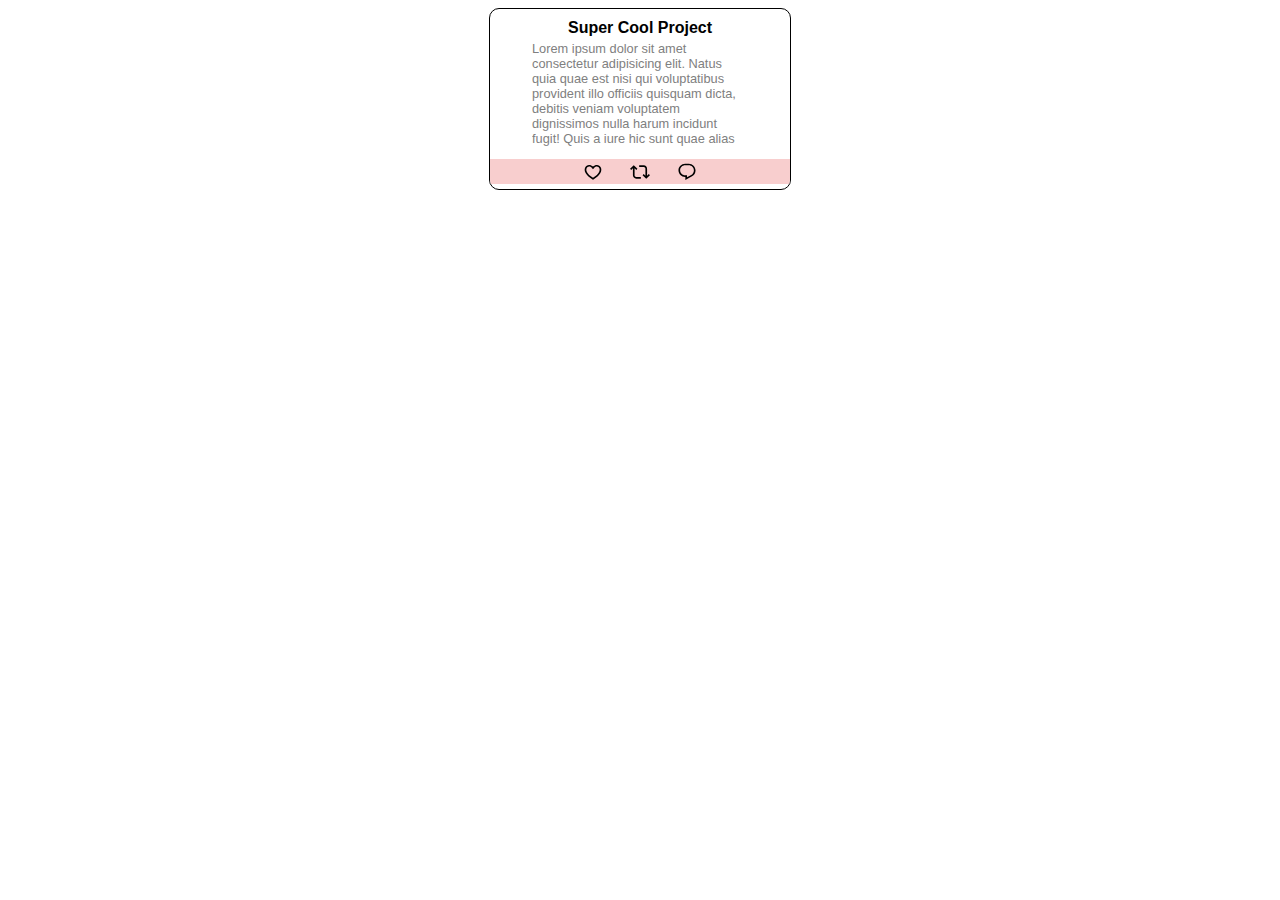
<file: practice/post/index.html>
<!DOCTYPE html>
<html lang="en">
<head>
    <meta charset="UTF-8">
    <meta http-equiv="X-UA-Compatible" content="IE=edge">
    <meta name="viewport" content="width=device-width, initial-scale=1.0">
    <link rel="stylesheet" href="style.css">
    <title>post container</title>
</head>
<body>
    <div class="container">
        <div class="text-box">
            <h5>Super Cool Project</h5>
            <p>Lorem ipsum dolor sit amet consectetur adipisicing elit. Natus quia quae est nisi qui voluptatibus provident illo officiis quisquam dicta, debitis veniam voluptatem dignissimos nulla harum incidunt fugit! Quis a iure hic sunt quae alias ipsam natus consectetur error reprehenderit.</p>
        </div>
        <div class="buttons">
            <div class="bt like">
                <svg viewBox="0 0 24 24" aria-hidden="true" class="r-4qtqp9 r-yyyyoo r-1xvli5t r-dnmrzs r-bnwqim r-1plcrui r-lrvibr r-1hdv0qi">
                    <g><path d="M16.697 5.5c-1.222-.06-2.679.51-3.89 2.16l-.805 1.09-.806-1.09C9.984 6.01 8.526 5.44 7.304 5.5c-1.243.07-2.349.78-2.91 1.91-.552 1.12-.633 2.78.479 4.82 1.074 1.97 3.257 4.27 7.129 6.61 3.87-2.34 6.052-4.64 7.126-6.61 1.111-2.04 1.03-3.7.477-4.82-.561-1.13-1.666-1.84-2.908-1.91zm4.187 7.69c-1.351 2.48-4.001 5.12-8.379 7.67l-.503.3-.504-.3c-4.379-2.55-7.029-5.19-8.382-7.67-1.36-2.5-1.41-4.86-.514-6.67.887-1.79 2.647-2.91 4.601-3.01 1.651-.09 3.368.56 4.798 2.01 1.429-1.45 3.146-2.1 4.796-2.01 1.954.1 3.714 1.22 4.601 3.01.896 1.81.846 4.17-.514 6.67z"></path></g>
                </svg>
            </div>
            <div class="bt share">
                <svg viewBox="0 0 24 24" aria-hidden="true" class="r-4qtqp9 r-yyyyoo r-1xvli5t r-dnmrzs r-bnwqim r-1plcrui r-lrvibr r-1hdv0qi"><g><path d="M4.5 3.88l4.432 4.14-1.364 1.46L5.5 7.55V16c0 1.1.896 2 2 2H13v2H7.5c-2.209 0-4-1.79-4-4V7.55L1.432 9.48.068 8.02 4.5 3.88zM16.5 6H11V4h5.5c2.209 0 4 1.79 4 4v8.45l2.068-1.93 1.364 1.46-4.432 4.14-4.432-4.14 1.364-1.46 2.068 1.93V8c0-1.1-.896-2-2-2z"></path></g></svg>
            </div>
            <div class="bt comment">
                <svg viewBox="0 0 24 24" aria-hidden="true" class="r-4qtqp9 r-yyyyoo r-1xvli5t r-dnmrzs r-bnwqim r-1plcrui r-lrvibr r-1hdv0qi"><g><path d="M1.751 10c0-4.42 3.584-8 8.005-8h4.366c4.49 0 8.129 3.64 8.129 8.13 0 2.96-1.607 5.68-4.196 7.11l-8.054 4.46v-3.69h-.067c-4.49.1-8.183-3.51-8.183-8.01zm8.005-6c-3.317 0-6.005 2.69-6.005 6 0 3.37 2.77 6.08 6.138 6.01l.351-.01h1.761v2.3l5.087-2.81c1.951-1.08 3.163-3.13 3.163-5.36 0-3.39-2.744-6.13-6.129-6.13H9.756z"></path></g></svg>
            </div>
        </div>
        
        
    </div>
    
</body>
</html>
</file>
<file: 1/style.css>
:root {
    padding: 0;
    margin: 0;

}

body {
    height: 100vh;
    width: 100vw;
    display: flex;

}

.left-menu {
    flex: 2;
    border: 1px solid red;
}

.right-container {
    flex: 5;
    border: 1px solid orange;
    display: grid;
    grid-template-rows: 1fr 4fr;
}

.header {
    border: 1px solid green;
}

.main {
    border: 1px solid blue;
    display: grid;
    grid-template-columns: 1fr 1fr 1fr;
    grid-template-rows: 1fr 1fr;
}

.main > * {
    border: 1px solid indigo
}

.vertical-content {
    grid-row-start: 1;
    grid-row-end: 3;
}
</file>
<file: 2/style.css>
body {
    height: 100vh;
    overflow: scroll;
    display: flex;
    margin: 0;
    padding: 0;
}

.left-menu {
    display: none;
}

body > * {
    border: 1px solid red;
}

.right-container {
    width: 100%;
    display: grid;
    grid-template-columns: 1fr;
    grid-template-rows: 1fr 4fr;

}

.header {
    border: 2px solid yellow;

}

.main > * {
    border: 1px solid orange;  

}

.main {
    display: grid;
    grid-template-columns: 1fr 1fr;
    gap: 2px;
    grid-template-rows: repeat(5, 1fr);
}

.announcements {
    grid-row-start: 4;
    grid-row-end: 5;
    grid-column-start: 1;
    grid-column-end: 3;
}
.trending {
    grid-row-start: 5;
    grid-row-end: 6;
    grid-column-start: 1;
    grid-column-end: 3;
}

@media (min-width: 60em) {
    body { 
        display: grid;
        grid-template-columns: 1fr 5fr;
    }
    .left-menu {
        display: block;
        border: 1px solid black;
    }

    .main {
        grid-template-columns: 1fr 1fr 1fr;
        grid-template-rows: repeat(6, 1fr);
    }
    .content-box {
        grid-row: span 2;
        max-width: 450px;
        margin-inline: auto;
        width: 100%;
    }
    .announcements {
        grid-column-start: 3;
        grid-column-end: 4;
        grid-row-start: 1;
        grid-row-end: 4;
    }

    .trending {
        grid-column-start: 3;
        grid-column-end: 4;
        grid-row-start: 4;
        grid-row-end: 7;
    }
}
</file>
<file: 3/style.css>
:root {
    --clr-button-bar: rgb(21, 135, 206);
    --clr-background-main: rgb(217,224,233);
    --clr-text: rgb(18,23,35);
}


body {
    height: 100vh;
    overflow: scroll;
    display: flex;
    margin: 0;
    padding: 0;
}

.left-menu {
    display: none;
}




.right-container {
    width: 100%;
    display: grid;
    grid-template-columns: 1fr;
    grid-template-rows: 1fr 4fr;
    background-color: var(--clr-background-main);
}

.header {
    background-color: white;
    border-bottom:  2px solid black;
    position: relative;
}

.open-menu {
    position: absolute;
    margin-top: 40px;
    padding: 20px 100px;
    left: 0;
    right: 0;
    bottom: 0;
    font-family: monospace;
    letter-spacing: 5px;
}

.opened {
    border: 1px solid black;
    position: absolute;
    height: 70vh;
    background-color: var(--clr-button-bar);
    display: flex;
    flex-direction: column;
    font-size: 2rem;
    padding: 30px;
    justify-content: center;
    align-items: center;
    font-family: monospace;
    letter-spacing: 4px;
    text-transform: uppercase;
    color: var(--clr-text);
    width: 70%;
    right: 0;
    left: 0;
    top: 0;
    margin: auto;
    box-shadow: 4px 4px 3px grey;
    }

.dropped {
    display: none;
}

.main > * {    
    border-radius: 4px;
}

.main {
    position: relative;
    display: grid;
    grid-template-columns: 1fr 1fr;
    gap: 2px;
    grid-template-rows: repeat(5, 1fr);
    column-gap: 20px;
    row-gap: 20px;
    background-color: var(--clr-background-main);
    padding: 7px;
}

.content-box {
    border: 1px solid grey;
    background-color: white;
}

.announcements {
    grid-row-start: 4;
    grid-row-end: 5;
    grid-column-start: 1;
    grid-column-end: 3;
    background-color: white;
    border: 1px solid grey;
}
.trending {
    grid-row-start: 5;
    grid-row-end: 6;
    grid-column-start: 1;
    grid-column-end: 3;
    background-color: white;
    border: 1px solid grey;
}



@media (min-width: 1600px) {
    body { 
        display: grid;
        grid-template-columns: 1fr 5fr;
    }
    .open-menu {
        display: none;
    }

    .left-menu {
        display: block;
        background-color: var(--clr-button-bar);
    }

    .main {
        grid-template-columns: 1fr 1fr 1fr;
        grid-template-rows: repeat(6, 1fr);
    }
    .content-box {
        grid-row: span 2;
        max-width: 450px;
        margin-inline: auto;
        width: 100%;
    }
    .announcements {
        grid-column-start: 3;
        grid-column-end: 4;
        grid-row-start: 1;
        grid-row-end: 4;
    }

    .trending {
        grid-column-start: 3;
        grid-column-end: 4;
        grid-row-start: 4;
        grid-row-end: 7;
    }
}
</file>
<file: full-sized-template/style.css>
* {
    padding: 0;
    margin: 0;
    list-style-type: none;
    box-sizing: border-box;
}

:root {
    --clr-blue: rgb(61, 164, 228);
    --clr-orange: rgb(238,171,37);
    --clr-black: rgb(7,7,7);
    --clr-grey: rgb(222,229,238);

    --font-size-biggest: 3rem;
    --font-size-big: 2rem;
    --font-size-medium: 1.3rem;
    --font-size-small: 0.8rem;
    --font-size-smaller: 0.6rem;
    
    --text-size-small: ;
    --text-size-smaller: ;
}

html {
    font-family: system-ui, -apple-system, BlinkMacSystemFont, 'Segoe UI', Roboto, Oxygen, Ubuntu, Cantarell, 'Open Sans', 'Helvetica Neue', sans-serif;
}

body {
    height: 100vh;
    max-width: 100vw;
    background-color: var(--clr-black);
}

.web-template {
    max-width: 1400px;
    height: 100vh;
    margin-inline: auto;
    display: flex;
}

.sidebar {
    flex: 1;
    background-color: var(--clr-blue);
    box-sizing: border-box;
    padding: 20px;
    display: flex;
    flex-direction: column;
    color: white;
    gap: 50px;

}

.main-content {
    flex: 4;
    background-color: var(--clr-grey);
}

.brand {
    display: flex;
    align-items: center;
    gap: 8px;
}

.brand * {
    color: white;
    line-height: 3rem;
    height: 3rem;
    width: 3rem;
    letter-spacing: 2px;
}

.nav {
    display: flex;
    flex-direction: column;
    gap: 20px;

    font-size: var(--font-size-medium);
}

.setting {
    display: flex;
    flex-direction: column;
    gap: 20px;

    font-size: var(--font-size-medium);
}

.nav li, .setting li {
    display: flex;
    gap: 30px;
}


.main-content {
    display: grid;

    grid-template-columns: 1fr;
    grid-template-rows: 18% 82%;
    box-sizing: border-box;
}

header {
    background-color: white;
    display: flex;
    flex-direction: column;
}

.top {
    flex: 1.5;

    display: flex;
}
form {
    flex: 2.5;

    display: flex;
    align-items: center;
    padding-left: 20px;
    gap: 10px;
}

.search-bar {
    height: 2rem;
    border-radius: 100px;
    background-color: var(--clr-grey);
    border: var(--clr-grey);
    width: 100%;
}

.right-buttons {
    flex: 1.5;
    display: flex;

    justify-content: space-evenly;
    align-items: center;
    gap: 8px;
}

.right-buttons *{
    height: 30px;
    width: 30px;
}

.right-buttons .profile-icon {
    height: 50px;
    width: 50px;
    background-color: black;
    border-radius: 100px;
    display: flex;
    justify-content: center;
    align-items: center;

}
.username {
    width: fit-content;
    font-size: var(--font-size-medium);
    align-self: center;
    margin-left: -10px;
    padding-top: 3px;
}

.bottom {
    display: flex;
}

.big-profile {
    flex: 1;
    display: flex;
    align-items: center;
    padding-left: 40px;
    gap: 30px;
}

.big-profile .profile-icon {
    height: 80px;
    width: 80px;
    background-color: black;
    border-radius: 100px;
    display: flex;
    padding: 10px;
    justify-content: center;
    align-items: center;

}
.big-profile .username {
    font-weight: bold;
    width: fit-content;
    font-size: var(--font-size-medium);
    align-self: center;
    margin-left: -10px;
    padding-top: 3px;
    position: relative;
}
.big-profile .username::before{
    content: 'hi there';
    position: absolute;
    top: -10px;
    font-size: var(--font-size-small)
}

.post-buttons{
    flex: 1;
    display: flex;
    justify-content: center;
    align-items: center;
    gap: 10px;
    margin-right: -20px;
}

button {
    background-color: var(--clr-blue);
    padding: 12px 20px;
    border: var(--clr-blue);
    width: 100px;
    border-radius: 100px;
    color: white;
    font-weight: bold;
    letter-spacing: 2px;;
}

.bottom {
    flex: 2;

}

.contents {
    height: 100%;
    position: relative;
    display: grid;
    grid-template-columns: 2.5fr 1fr;
    grid-gap: 10px;
}

.contents::before {
    content: '';
    display: block;
    position: absolute;
    width: 100%;
    height: 100%;
    left: 0;
    top: 0;
    background: url(./icons/pattern.png);
    opacity: 10%;
}

.grid-body {
    padding-top: 10px;
    padding-left: 10px;
    display: grid;
    grid-template-columns: 1fr 1fr;
    grid-template-rows: repeat(6, 1fr);
    grid-gap: 10px;
}

.grid-body > * {
    grid-row: span 2;

    background-color: white;
    opacity: 100%;
    border-radius: 10px;
}

.grid-right {
    padding-top: 10px;
    padding-right: 5px;
    display: grid;
    grid-template-columns: 1fr;
    grid-template-rows: 1fr 1fr;
    grid-gap: 10px;
}

.grid-right > * {

    background-color: white;
    opacity: 100%;
    border-radius: 10px;
}

.content-box {
    margin: 20px;
    z-index: 1;
    background-color: white;
    padding: 30px;
    text-align: justify;
    position: relative;
    overflow: hidden;
    display: flex;
    flex-direction: column;
    gap: 14px;
}
.content-box h4 {
    font-size: 1.5rem;
}
.content-box p {
    font-size: 1rem;
    display: block;
    padding: 10px;
    overflow: hidden;
}
.content-box::before {
    position: absolute;
    content: '';
    top: 0;
    bottom: 0;
    left: 0;
    width: 10px;
    background-color: var(--clr-orange  );
}
.content-box:hover {
    opacity: 80%;
}

.act {

    width: 100%;
    height: 10px;
    position: absolute;
    left: 0;
    bottom: 20px;
    display: flex;
    align-items: center;
    justify-content: flex-end;
    gap: 30px;
    padding-right: 10px;
}
.act > * {
    height: 24px;
}

.act > *:hover {
    background-color: var(--clr-orange);
    border-radius: 10px;
    transition: 0.2s;
}

@media (max-width: 1300px){
    .grid-right {
        display: none;
    }
    
    .contents {
        display: flex;
    }
    
    .grid-body {
        flex: 1;
        max-width: 1000px;
        grid-template-columns: 1fr 1fr 1fr;
        grid-template-rows: 1fr 1fr;
    }
    .grid-body > * {
        grid-row: span 1;
    }
}

/* @media (max-width: 1050px){
    ...
} */
</file>
<file: practice/style.css>
body {
    height: 100vh;
    width: 100vw;
    padding: 0;
    margin: 0;
    font-family: monospace;
}


.container {

    height: 100%;
    display: grid;
    border: 1px solid red;
    grid-template-columns: 1fr 1fr;
    grid-template-rows: 1fr 1fr 1fr 1fr 1fr;
}

.container > * {
    border: 1px solid green;
    height: auto;
    text-align: center;
}

.ann, .trending {
    grid-column-start: 1;
    grid-column-end: 3;
    text-align: center;
}

@media (min-width: 40em){
    .container {
        grid-template-columns: 1fr 1fr 1fr;
        grid-template-rows: repeat(6, 1fr);
    }
    .content {
        grid-row: span 2;
    }
    .ann {
        grid-column-start: 3;
        grid-column-end: 4;
        grid-row-start: 1;
        grid-row-end: 4;
    }
    .trending {
        grid-column-start: 3;
        grid-column-end: 4;
        grid-row-start: 4;
        grid-row-end: 7;
    }
}
</file>
<file: practice/body-with-grid/style.css>
:root {
    --clr-red-accent: rgb(248, 206, 206);

    --font-size-p-min: 0.2rem;
    --font-size-p-max: 0.8rem;

    --container-size-height-max: 500px;
    --container-size-height-min: 50px;

    --container-size-width-max: 300px;
    --container-size-width-min: 225px;
}

html {
    font-family: Arial, Helvetica, sans-serif;
    scroll-behavior: smooth;
    padding: 0;
    margin: 0;
    background-color: beige;
}

body {
    display: flex;
    height: 90vh;
    max-height: 90vh;
    width: 90vw;
    max-width: 100vw;
    padding: 0;
    margin: 0;
    border: 1px solid black;
    background-color: white;
    overflow: hidden;
    margin-top: 10px;
    margin-inline: auto;
    overflow-y: scroll;

}

/* Grid Container */
.grid-body {
    box-sizing: border-box;
    display: grid;
    grid-template-columns: 1fr;
    grid-template-rows: repeat(6, 1fr);
    gap: 20px;
    background-color: white;
    margin-top: 10px;
    width: 100%;
    overflow-y: scroll;
}

.left-banner {
    display: none;
    background-color: black;
    height: 100%;
    flex: 1;
}

.right {
    flex: 4;
    display: flex;
    flex-direction: column;
    gap: 10px;
}

header {
    flex: 1;
    background-color: rgb(77, 66, 66);
    text-align: center;
}

.grid-body {
    flex: 6;
}



/* Post Containers */
.container {
    margin-inline: auto;
    height: clamp(var(--container-size-height-min), 20vh, var(--container-size-height-max));
    width: clamp(var(--container-size-width-min), 40vw, var(--container-size-width-max));
    border: 1px solid black;
    border-radius: 10px;
    display: grid;
    grid-template-columns: 1fr;
    grid-template-rows: 5fr 1fr;
    overflow: hidden;
    position: relative;
}

.container * {
    margin: 0;
    padding: 0;
}

.text-box {
    grid-row: 1/2;
    display: flex;
    flex-direction: column;
    justify-content: center;
    gap: 4px;
    padding: 10px 30px;
    position: relative;
    max-height: 100%;
    max-width: 100%;
    overflow: hidden;
    align-items: center;

}

.text-box h5 {
    font-size: clamp(0.5rem, 10vw, 1rem);
    text-align: center;
}

.text-box p {
    font-size: clamp(var(--font-size-p-min), 10vw, var(--font-size-p-max));
    word-wrap: break-word;
    overflow-y: scroll;
    width: 90%;
    height: 90%;
    max-height: 100%;
    max-width: 100%;
    color: grey;
}

.buttons {
    grid-row: 2/3;
    background-color: var(--clr-red-accent);
    max-height: 25px;
    height: 25px;
    display: flex;
    box-sizing: border-box;
    justify-content: center;
    align-items: center;
    gap: 25px;
}

.buttons > * {
    padding: 1px;
    height: 20px;
    width: 20px;
}

.bt:hover {
    background-color: white;
    border-radius: 10px;
    transition: 0.2s;
}


@media (min-width: 890px){

    .grid-body {
        width: 75%;
        margin-inline: auto;
        margin-top: 50px;
        grid-template-columns: 1fr 1fr;
        grid-template-rows: repeat(3, 1fr);

        overflow:unset;
    }

    .left-banner {
        display: block;
        flex: 1;
    }

    .grid-body {
        margin: 0;
    }
    
}
</file>
<file: practice/center-grid/style.css>
:root {
    --clr-red-accent: rgb(248, 206, 206);

    --font-size-p-min: 0.2rem;
    --font-size-p-max: 0.8rem;

    --container-size-height-max: 500px;
    --container-size-height-min: 50px;

    --container-size-width-max: 300px;
    --container-size-width-min: 225px;
}

html {
    font-family: Arial, Helvetica, sans-serif;
    scroll-behavior: smooth;
}


/* Grid Container */
.grid-body {
    display: grid;
    grid-template-columns: 1fr;
    grid-template-rows: repeat(6, 1fr);
    gap: 20px;
}

@media (min-width: 45em){


    
    .grid-body {
        width: 75%;
        margin-inline: auto;
        margin-top: 50px;
        grid-template-columns: 1fr 1fr;
        grid-template-rows: repeat(3, 1fr);
    }
    
}


/* Post Containers */
.container {
    margin-inline: auto;
    height: clamp(var(--container-size-height-min), 20vh, var(--container-size-height-max));
    width: clamp(var(--container-size-width-min), 40vw, var(--container-size-width-max));
    border: 1px solid black;
    border-radius: 10px;
    display: grid;
    grid-template-columns: 1fr;
    grid-template-rows: 5fr 1fr;
    overflow: hidden;
    position: relative;
}

.container * {
    margin: 0;
    padding: 0;
}

.text-box {
    grid-row: 1/2;
    display: flex;
    flex-direction: column;
    justify-content: center;
    gap: 4px;
    padding: 10px 30px;
    position: relative;
    max-height: 100%;
    max-width: 100%;
    overflow: hidden;
    align-items: center;

}

.text-box h5 {
    font-size: clamp(0.5rem, 10vw, 1rem);
    text-align: center;
}

.text-box p {
    font-size: clamp(var(--font-size-p-min), 10vw, var(--font-size-p-max));
    word-wrap: break-word;
    overflow-y: scroll;
    width: 90%;
    height: 90%;
    max-height: 100%;
    max-width: 100%;
    color: grey;
}

.buttons {
    grid-row: 2/3;
    background-color: var(--clr-red-accent);
    max-height: 25px;
    height: 25px;
    display: flex;
    box-sizing: border-box;
    justify-content: center;
    align-items: center;
    gap: 25px;
}

.buttons > * {
    padding: 1px;
    height: 20px;
    width: 20px;
}

.bt:hover {
    background-color: white;
    border-radius: 10px;
    transition: 0.2s;
}
</file>
<file: practice/post/style.css>
:root {
    --clr-red-accent: rgb(248, 206, 206);

    --font-size-p-min: 0.2rem;
    --font-size-p-max: 0.8rem;

    --container-size-height-max: 500px;
    --container-size-height-min: 50px;

    --container-size-width-max: 300px;
    --container-size-width-min: 225px;
}

html {
    font-family: Arial, Helvetica, sans-serif;
}

.container {
    margin-inline: auto;
    height: clamp(var(--container-size-height-min), 20vh, var(--container-size-height-max));
    width: clamp(var(--container-size-width-min), 40vw, var(--container-size-width-max));
    border: 1px solid black;
    border-radius: 10px;
    display: grid;
    grid-template-columns: 1fr;
    grid-template-rows: 5fr 1fr;
    overflow: hidden;
    position: relative;
}
.container * {
    /* border: 1px solid red; */
    margin: 0;
    padding: 0;
}

.text-box {

    grid-row: 1/2;
    display: flex;
    flex-direction: column;
    justify-content: center;
    gap: 4px;
    padding: 10px 30px;

    position: relative;
    max-height: 100%;
    max-width: 100%;
    overflow: hidden;
    align-items: center;

}

.text-box h5 {
    font-size: clamp(0.5rem, 10vw, 1rem);
    text-align: center;

}


.text-box p {
    font-size: clamp(var(--font-size-p-min), 10vw, var(--font-size-p-max));
    word-wrap: break-word;
    overflow-y: scroll;
    width: 90%;
    height: 90%;
    max-height: 100%;
    max-width: 100%;
    color: grey;
}




.buttons {
    grid-row: 2/3;
    background-color: var(--clr-red-accent);
    max-height: 25px;
    height: 25px;
    display: flex;
    box-sizing: border-box;
    justify-content: center;
    align-items: center;
    gap: 25px;
}

.buttons > * {
    padding: 1px;
    height: 20px;
    width: 20px;
}

.bt:hover {
    background-color: white;
    border-radius: 10px;
    transition: 0.2s;
}
</file>
